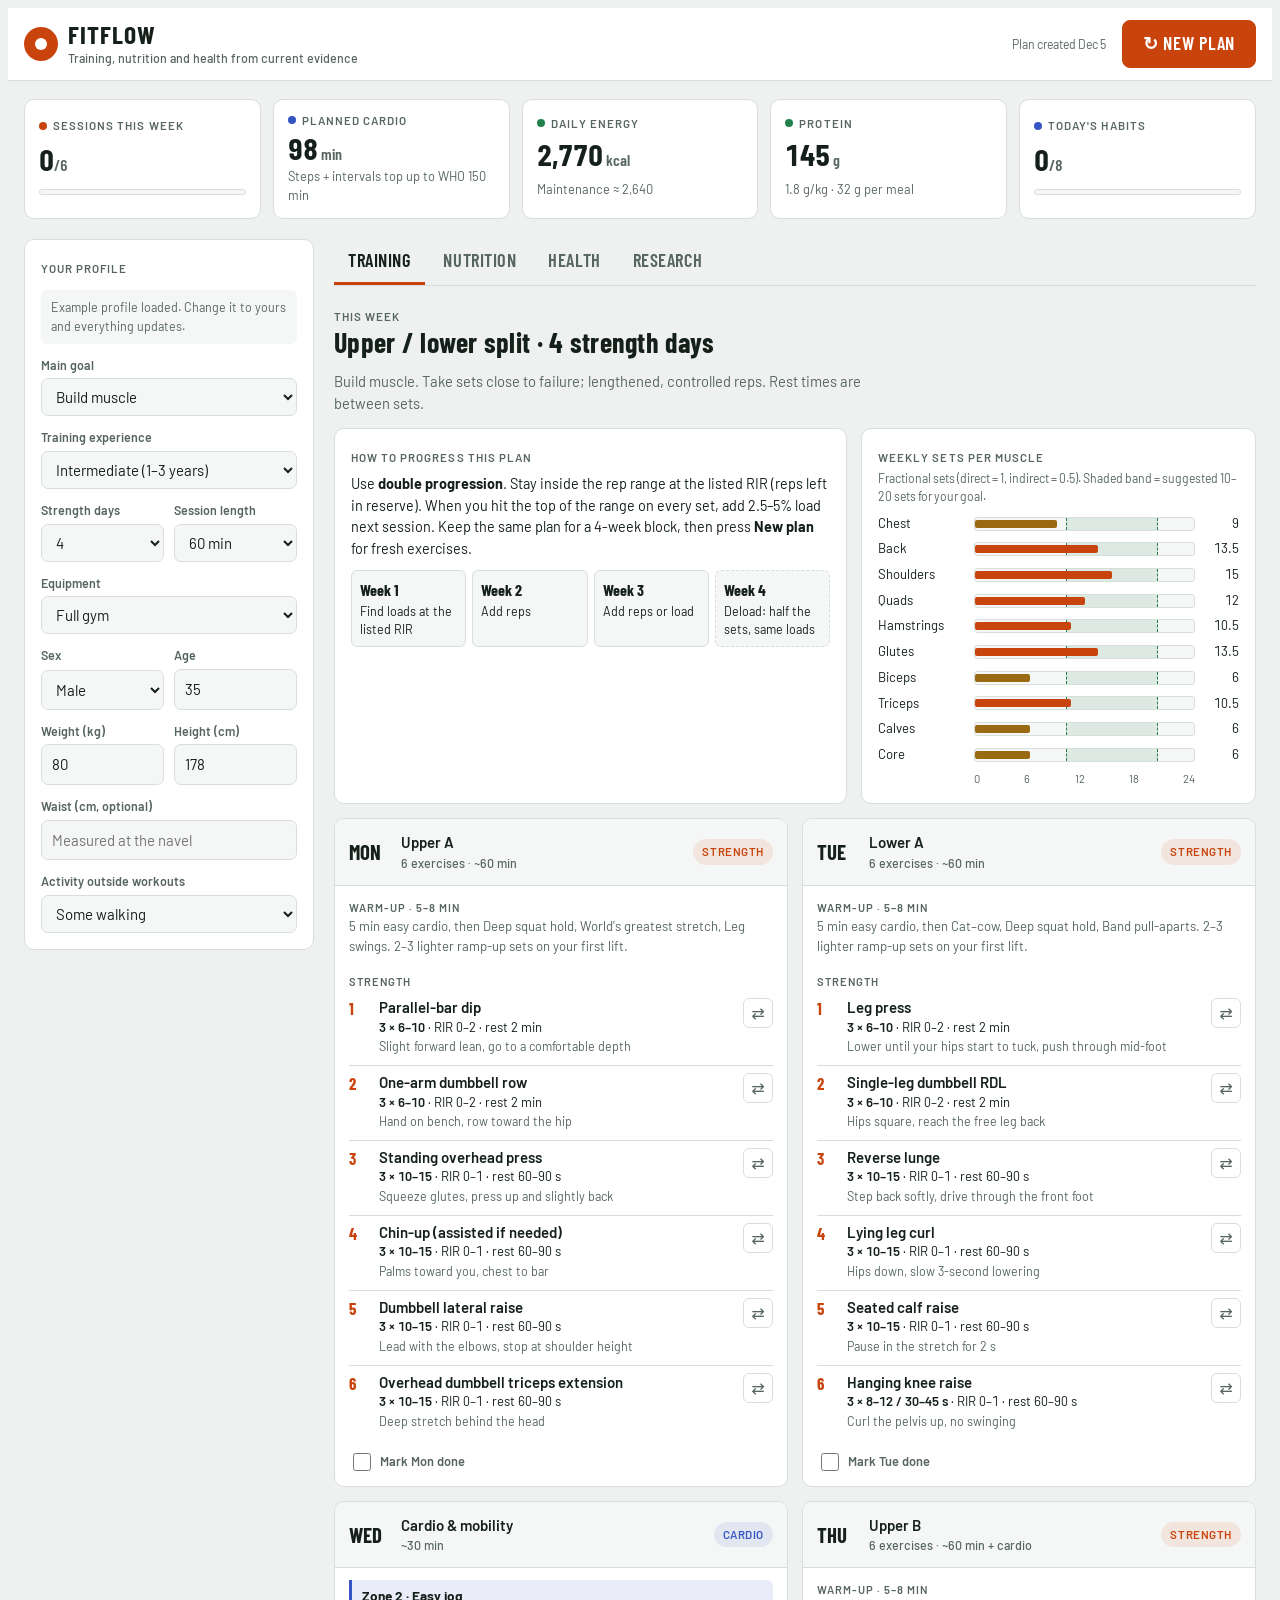
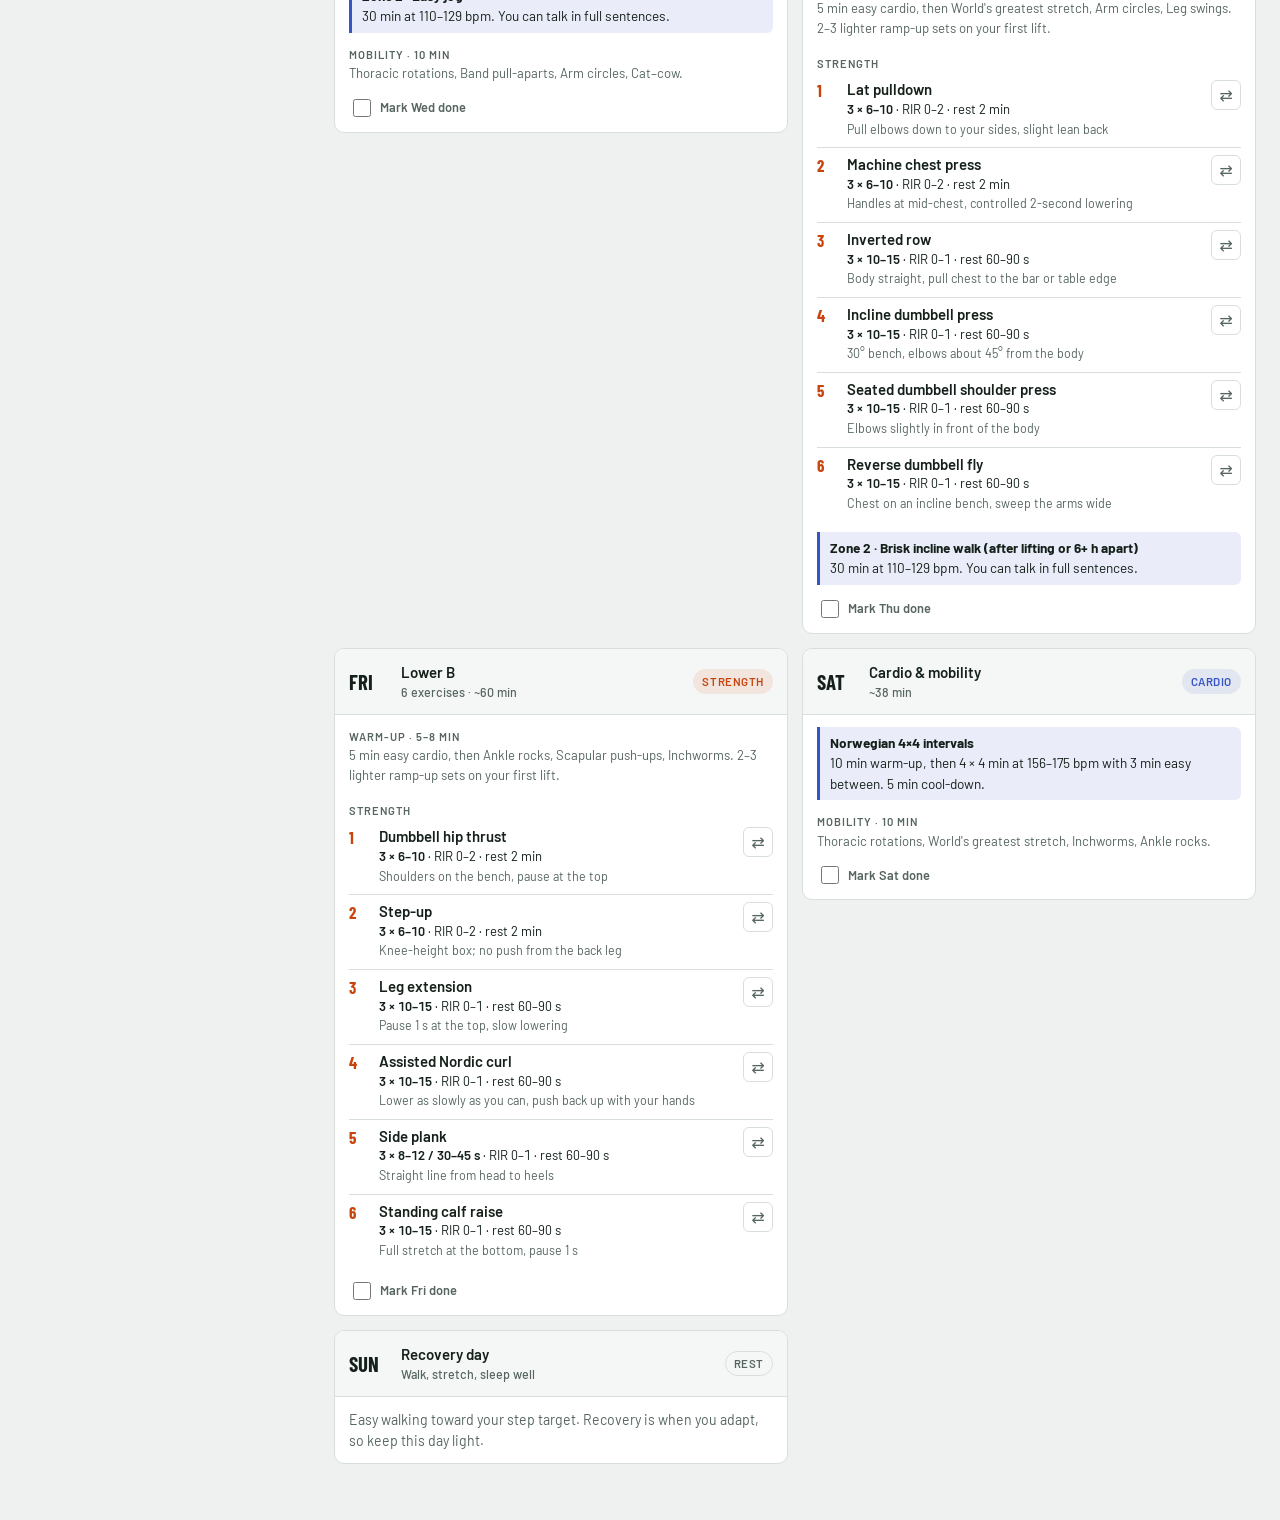
<file: dashboard.html>
<!DOCTYPE html>
<html lang="en">
<head>
<meta charset="UTF-8">
<meta name="viewport" content="width=device-width, initial-scale=1.0, viewport-fit=cover">
<title>FitFlow Coach</title>
<meta name="claude:viewport-fit-sides" content="cover">
<link rel="preconnect" href="https://fonts.googleapis.com">
<link rel="preconnect" href="https://fonts.gstatic.com" crossorigin>
<link rel="stylesheet" href="https://fonts.googleapis.com/css2?family=Barlow+Condensed:wght@600;700&family=Barlow:wght@400;500;600&display=swap">
<style>
/* Layout: sticky header + summary strip, then a profile sidebar beside a tabbed main area (Training / Nutrition / Health / Research). */
:root {
  --bg: #eef1ef; --surface: #ffffff; --surface-2: #f5f7f6; --ink: #142019; --muted: #56665e; --line: #d8dfdb;
  --accent: #c9440c; --accent-ink: #ffffff;
  --train: #c9440c; --fuel: #23804a; --recover: #3655c4; --warn: #9a6a12;
  --train-soft: rgba(201,68,12,.10); --fuel-soft: rgba(35,128,74,.11); --recover-soft: rgba(54,85,196,.10);
  --display: "Barlow Condensed", "Arial Narrow", "Roboto Condensed", sans-serif;
  --body: "Barlow", "Segoe UI", system-ui, -apple-system, sans-serif;
  --radius: 10px;
}
@media (prefers-color-scheme: dark) { :root:not([data-theme="light"]) {
  --bg: #0e1412; --surface: #151d1a; --surface-2: #1b2521; --ink: #e6ede9; --muted: #96a59d; --line: #29352f;
  --accent: #ff7b3f; --accent-ink: #1a0d05;
  --train: #ff7b3f; --fuel: #4fc47c; --recover: #8199ff; --warn: #e2b04d;
  --train-soft: rgba(255,123,63,.13); --fuel-soft: rgba(79,196,124,.13); --recover-soft: rgba(129,153,255,.14);
  color-scheme: dark; } }
:root[data-theme="dark"] {
  --bg: #0e1412; --surface: #151d1a; --surface-2: #1b2521; --ink: #e6ede9; --muted: #96a59d; --line: #29352f;
  --accent: #ff7b3f; --accent-ink: #1a0d05;
  --train: #ff7b3f; --fuel: #4fc47c; --recover: #8199ff; --warn: #e2b04d;
  --train-soft: rgba(255,123,63,.13); --fuel-soft: rgba(79,196,124,.13); --recover-soft: rgba(129,153,255,.14);
  color-scheme: dark; }

* { box-sizing: border-box; }
body { background: var(--bg); color: var(--ink); font-family: var(--body); font-size: 15px; line-height: 1.5; }
body::before { content: ""; position: fixed; inset: 0 0 auto; height: env(safe-area-inset-top, 0px); z-index: 10; background: var(--surface); }
.wrap { max-width: 1320px; margin: 0 auto; padding-left: max(16px, env(safe-area-inset-left, 0px)); padding-right: max(16px, env(safe-area-inset-right, 0px)); }
h1, h2, h3 { font-family: var(--display); font-weight: 700; letter-spacing: .01em; margin: 0; text-wrap: balance; line-height: 1.1; }
h2 { font-size: 1.75rem; }
h3 { font-size: 1.25rem; }
p { margin: 0; }
a { color: var(--recover); }
.num { font-variant-numeric: tabular-nums; }
.muted { color: var(--muted); }
.eyebrow { font-size: .72rem; font-weight: 600; letter-spacing: .09em; text-transform: uppercase; color: var(--muted); }
button, select, input { font: inherit; color: inherit; }
:focus-visible { outline: 2px solid var(--accent); outline-offset: 2px; }

/* Header */
header.top { position: sticky; top: env(safe-area-inset-top, 0px); z-index: 9; background: var(--surface); border-bottom: 1px solid var(--line); }
.top .wrap { display: flex; align-items: center; gap: 16px; padding-block: 12px; flex-wrap: wrap; }
.brand { display: flex; align-items: center; gap: 10px; margin-right: auto; }
.plate { width: 34px; height: 34px; border-radius: 50%; background: var(--accent); position: relative; flex: none; }
.plate::after { content: ""; position: absolute; inset: 11px; border-radius: 50%; background: var(--surface); }
.brand h1 { font-size: 1.6rem; text-transform: uppercase; letter-spacing: .04em; }
.brand small { display: block; font-size: .78rem; color: var(--muted); font-weight: 500; }
.btn { border: 1px solid var(--line); background: var(--surface-2); border-radius: 8px; padding: 9px 14px; cursor: pointer; font-weight: 600; }
.btn:hover { border-color: var(--muted); }
.btn-primary { background: var(--accent); color: var(--accent-ink); border-color: var(--accent); font-family: var(--display); font-size: 1.15rem; letter-spacing: .04em; text-transform: uppercase; padding: 9px 20px; }
.btn-primary:hover { filter: brightness(1.07); border-color: var(--accent); }
.btn-primary .spin { display: inline-block; transition: transform .5s ease; }
.btn-primary.go .spin { transform: rotate(360deg); }

/* Summary strip */
.strip { display: grid; grid-template-columns: repeat(5, minmax(0, 1fr)); gap: 12px; padding-block: 18px 6px; }
.kpi { background: var(--surface); border: 1px solid var(--line); border-radius: var(--radius); padding: 12px 14px; display: grid; gap: 4px; min-width: 0; }
.kpi .val { font-family: var(--display); font-size: 1.9rem; font-weight: 700; line-height: 1; font-variant-numeric: tabular-nums; }
.kpi .val small { font-size: 1rem; color: var(--muted); font-weight: 600; }
.kpi .sub { font-size: .8rem; color: var(--muted); }
.bar { height: 6px; border-radius: 3px; background: var(--surface-2); border: 1px solid var(--line); overflow: hidden; }
.bar > i { display: block; height: 100%; background: var(--c, var(--accent)); border-radius: 3px; transition: width .4s ease; }
.k-train { --c: var(--train); } .k-fuel { --c: var(--fuel); } .k-rec { --c: var(--recover); }
.kpi .eyebrow { display: flex; align-items: center; gap: 6px; }
.dot { width: 8px; height: 8px; border-radius: 50%; background: var(--c); flex: none; }

/* Layout */
.layout { display: grid; grid-template-columns: 290px minmax(0, 1fr); gap: 20px; padding-block: 14px 48px; align-items: start; }
aside.profile { background: var(--surface); border: 1px solid var(--line); border-radius: var(--radius); padding: 16px; position: sticky; top: calc(env(safe-area-inset-top, 0px) + 76px); display: grid; gap: 12px; }
.profile .note { font-size: .78rem; color: var(--muted); background: var(--surface-2); border-radius: 6px; padding: 8px 10px; }
.field { display: grid; gap: 4px; }
.field label { font-size: .78rem; font-weight: 600; color: var(--muted); }
.field select, .field input { width: 100%; background: var(--surface-2); border: 1px solid var(--line); border-radius: 7px; padding: 8px 10px; }
.row2 { display: grid; grid-template-columns: 1fr 1fr; gap: 10px; }
details.profile-toggle > summary { display: none; }

nav.tabs { display: flex; gap: 4px; border-bottom: 1px solid var(--line); margin-bottom: 18px; overflow-x: auto; }
nav.tabs a { text-decoration: none; color: var(--muted); font-family: var(--display); font-weight: 600; font-size: 1.15rem; letter-spacing: .03em; text-transform: uppercase; padding: 8px 14px; border-bottom: 3px solid transparent; white-space: nowrap; }
nav.tabs a[aria-current="page"] { color: var(--ink); border-bottom-color: var(--tc, var(--accent)); }
nav.tabs a:hover { color: var(--ink); }
.view[hidden] { display: none; }

.section-head { display: flex; align-items: end; justify-content: space-between; gap: 12px; flex-wrap: wrap; margin-bottom: 14px; }
.section-head p { color: var(--muted); max-width: 68ch; font-size: .92rem; }
.panel { background: var(--surface); border: 1px solid var(--line); border-radius: var(--radius); padding: 16px; min-width: 0; }
.grid2 { display: grid; grid-template-columns: repeat(2, minmax(0, 1fr)); gap: 14px; }
.grid3 { display: grid; grid-template-columns: repeat(3, minmax(0, 1fr)); gap: 14px; }
.stack { display: grid; gap: 14px; }
.chip { display: inline-flex; align-items: center; gap: 5px; font-size: .72rem; font-weight: 600; letter-spacing: .05em; text-transform: uppercase; padding: 3px 8px; border-radius: 999px; background: var(--surface-2); color: var(--muted); border: 1px solid var(--line); white-space: nowrap; }
.chip.train { background: var(--train-soft); color: var(--train); border-color: transparent; }
.chip.fuel { background: var(--fuel-soft); color: var(--fuel); border-color: transparent; }
.chip.rec { background: var(--recover-soft); color: var(--recover); border-color: transparent; }

/* Week plan */
.plan-meta { display: grid; grid-template-columns: minmax(0, 1.3fr) minmax(0, 1fr); gap: 14px; margin-bottom: 14px; }
.phase { display: grid; grid-template-columns: repeat(4, 1fr); gap: 6px; margin-top: 10px; }
.phase div { border-radius: 6px; padding: 7px 8px; background: var(--surface-2); border: 1px solid var(--line); font-size: .78rem; }
.phase div b { display: block; font-family: var(--display); font-size: 1rem; }
.phase div.deload { border-style: dashed; }
.week { display: grid; grid-template-columns: repeat(auto-fill, minmax(310px, 1fr)); gap: 14px; align-items: start; }
.day { background: var(--surface); border: 1px solid var(--line); border-radius: var(--radius); overflow: hidden; min-width: 0; }
.day.done { border-color: var(--fuel); }
.day-head { display: flex; align-items: center; gap: 10px; padding: 12px 14px; border-bottom: 1px solid var(--line); background: var(--surface-2); }
.day-head .dname { font-family: var(--display); font-size: 1.3rem; font-weight: 700; text-transform: uppercase; width: 42px; }
.day-head .dtitle { font-weight: 600; flex: 1; min-width: 0; }
.day-head .dtitle small { display: block; color: var(--muted); font-weight: 500; font-size: .78rem; }
.donebox { display: inline-flex; align-items: center; gap: 6px; font-size: .8rem; font-weight: 600; cursor: pointer; color: var(--muted); }
.donebox input { width: 18px; height: 18px; accent-color: var(--fuel); }
.day-body { padding: 12px 14px; display: grid; gap: 12px; }
.block-label { font-size: .7rem; font-weight: 600; letter-spacing: .09em; text-transform: uppercase; color: var(--muted); margin-bottom: 4px; }
ol.ex { list-style: none; margin: 0; padding: 0; display: grid; gap: 2px; }
ol.ex li { display: grid; grid-template-columns: 22px minmax(0, 1fr) auto; gap: 8px; align-items: start; padding: 7px 0; border-top: 1px solid var(--line); }
ol.ex li:first-child { border-top: 0; }
.ex-n { font-family: var(--display); font-weight: 700; color: var(--train); font-size: 1.05rem; line-height: 1.3; }
.ex-name { font-weight: 600; line-height: 1.3; }
.ex-scheme { font-size: .82rem; font-variant-numeric: tabular-nums; }
.ex-scheme b { font-weight: 600; }
.ex-cue { font-size: .78rem; color: var(--muted); }
.swap { border: 1px solid var(--line); background: transparent; border-radius: 6px; width: 30px; height: 30px; cursor: pointer; color: var(--muted); font-size: 1rem; line-height: 1; }
.swap:hover { color: var(--train); border-color: var(--train); }
.cardio { border-left: 3px solid var(--recover); padding: 6px 10px; background: var(--recover-soft); border-radius: 0 6px 6px 0; font-size: .85rem; }
.cardio b { display: block; }
.warm { font-size: .82rem; color: var(--muted); }
.rest-note { font-size: .88rem; color: var(--muted); }

/* Volume chart */
.vol { display: grid; gap: 6px; }
.vol-row { display: grid; grid-template-columns: 88px minmax(0, 1fr) 36px; gap: 8px; align-items: center; font-size: .82rem; }
.vol-track { position: relative; height: 14px; background: var(--surface-2); border-radius: 3px; border: 1px solid var(--line); }
.vol-band { position: absolute; top: 0; bottom: 0; background: var(--fuel-soft); border-left: 1px dashed var(--fuel); border-right: 1px dashed var(--fuel); }
.vol-fill { position: absolute; left: 0; top: 2px; bottom: 2px; border-radius: 2px; background: var(--train); }
.vol-fill.low { background: var(--warn); }
.vol-axis { display: grid; grid-template-columns: 88px minmax(0, 1fr) 36px; gap: 8px; font-size: .7rem; color: var(--muted); }
.vol-axis div { display: flex; justify-content: space-between; }

/* Nutrition */
.macro-row { display: grid; grid-template-columns: repeat(4, minmax(0, 1fr)); gap: 12px; }
.macro { padding: 12px; border-radius: 8px; background: var(--surface-2); border: 1px solid var(--line); }
.macro .val { font-family: var(--display); font-size: 1.8rem; font-weight: 700; line-height: 1; font-variant-numeric: tabular-nums; }
.macro .val small { font-size: .95rem; color: var(--muted); }
.macro-bar { display: flex; height: 12px; border-radius: 6px; overflow: hidden; margin-top: 12px; }
.macro-bar i { display: block; height: 100%; }
.legend { display: flex; gap: 14px; flex-wrap: wrap; font-size: .78rem; color: var(--muted); margin-top: 6px; }
.legend span { display: inline-flex; align-items: center; gap: 5px; }
.legend i { width: 10px; height: 10px; border-radius: 2px; display: inline-block; }
.meals { list-style: none; margin: 0; padding: 0; display: grid; gap: 0; }
.meals li { display: grid; grid-template-columns: 84px minmax(0, 1fr) auto; gap: 10px; padding: 9px 0; border-top: 1px solid var(--line); align-items: baseline; }
.meals li:first-child { border-top: 0; }
.meals .when { font-size: .72rem; font-weight: 600; letter-spacing: .08em; text-transform: uppercase; color: var(--muted); }
.meals .p { font-size: .82rem; font-variant-numeric: tabular-nums; color: var(--fuel); font-weight: 600; white-space: nowrap; }
ul.tips { margin: 0; padding-left: 18px; display: grid; gap: 7px; font-size: .9rem; }
ul.tips li::marker { color: var(--muted); }
.tiny { font-size: .76rem; color: var(--muted); }
.src { font-size: .74rem; color: var(--muted); }

/* Health */
.habits { display: grid; gap: 4px; }
.habit { display: flex; align-items: center; gap: 10px; padding: 8px 10px; border-radius: 7px; border: 1px solid var(--line); background: var(--surface-2); cursor: pointer; font-size: .9rem; }
.habit input { width: 18px; height: 18px; accent-color: var(--fuel); flex: none; }
.habit.on { border-color: var(--fuel); }
.heat { display: grid; grid-template-columns: repeat(7, 1fr); gap: 6px; margin-top: 10px; }
.heat div { text-align: center; font-size: .72rem; color: var(--muted); display: grid; gap: 3px; }
.heat i { display: block; height: 28px; border-radius: 5px; border: 1px solid var(--line); background: var(--surface-2); position: relative; overflow: hidden; }
.heat i b { position: absolute; left: 0; right: 0; bottom: 0; background: var(--fuel); }
table.zones { width: 100%; border-collapse: collapse; font-size: .86rem; }
table.zones th, table.zones td { text-align: left; padding: 7px 6px; border-top: 1px solid var(--line); }
table.zones th { font-size: .7rem; letter-spacing: .08em; text-transform: uppercase; color: var(--muted); font-weight: 600; border-top: 0; }
table.zones td.num { white-space: nowrap; }
.tablewrap { overflow-x: auto; }
.target { display: flex; align-items: baseline; gap: 8px; }
.target .val { font-family: var(--display); font-size: 1.6rem; font-weight: 700; font-variant-numeric: tabular-nums; }

/* Research */
.refs { display: grid; gap: 10px; }
.ref { display: grid; grid-template-columns: 96px minmax(0, 1fr); gap: 12px; padding: 12px 0; border-top: 1px solid var(--line); }
.ref:first-child { border-top: 0; }
.ref p { font-size: .9rem; }
.ref .src { margin-top: 3px; }
.disclaimer { margin-top: 18px; font-size: .8rem; color: var(--muted); border-top: 1px solid var(--line); padding-top: 12px; }

@media (max-width: 1100px) { .strip { grid-template-columns: repeat(3, minmax(0, 1fr)); } .plan-meta { grid-template-columns: 1fr; } .grid3 { grid-template-columns: 1fr 1fr; } }
@media (max-width: 860px) {
  .layout { grid-template-columns: 1fr; }
  aside.profile { position: static; padding: 0; border: 0; background: transparent; }
  details.profile-toggle { background: var(--surface); border: 1px solid var(--line); border-radius: var(--radius); }
  details.profile-toggle > summary { display: flex; justify-content: space-between; cursor: pointer; padding: 12px 14px; font-weight: 600; list-style: none; }
  details.profile-toggle > summary::-webkit-details-marker { display: none; }
  details.profile-toggle > summary::after { content: "Edit"; color: var(--accent); font-size: .85rem; }
  details.profile-toggle[open] > summary::after { content: "Close"; }
  .profile-fields { padding: 0 14px 14px; }
  .grid2, .grid3 { grid-template-columns: 1fr; }
  .macro-row { grid-template-columns: 1fr 1fr; }
}
@media (max-width: 560px) {
  .strip { grid-template-columns: 1fr 1fr; }
  .strip .kpi:last-child { grid-column: 1 / -1; }
  .week { grid-template-columns: 1fr; }
  .ref { grid-template-columns: 1fr; gap: 4px; }
  .top .btn-primary { width: 100%; }
}
@media (min-width: 861px) { details.profile-toggle > .profile-fields { display: grid; gap: 12px; } }
.profile-fields { display: grid; gap: 12px; }
@media (prefers-reduced-motion: reduce) { * { transition: none !important; } }
</style>
</head>
<body>

<header class="top">
  <div class="wrap">
    <div class="brand">
      <div class="plate" aria-hidden="true"></div>
      <div><h1>FitFlow</h1><small>Training, nutrition and health from current evidence</small></div>
    </div>
    <span class="tiny" id="planStamp"></span>
    <button class="btn btn-primary" id="newPlan" type="button"><span class="spin" aria-hidden="true">↻</span> New plan</button>
  </div>
</header>

<main class="wrap">
  <section class="strip" aria-label="This week at a glance">
    <div class="kpi k-train">
      <span class="eyebrow"><i class="dot"></i>Sessions this week</span>
      <span class="val" id="kSessions">0<small>/0</small></span>
      <div class="bar"><i id="kSessionsBar" style="width:0"></i></div>
    </div>
    <div class="kpi k-rec">
      <span class="eyebrow"><i class="dot"></i>Planned cardio</span>
      <span class="val" id="kCardio">0<small> min</small></span>
      <span class="sub" id="kCardioSub">WHO target 150–300 min</span>
    </div>
    <div class="kpi k-fuel">
      <span class="eyebrow"><i class="dot"></i>Daily energy</span>
      <span class="val" id="kKcal">0<small> kcal</small></span>
      <span class="sub" id="kKcalSub"></span>
    </div>
    <div class="kpi k-fuel">
      <span class="eyebrow"><i class="dot"></i>Protein</span>
      <span class="val" id="kProtein">0<small> g</small></span>
      <span class="sub" id="kProteinSub"></span>
    </div>
    <div class="kpi k-rec">
      <span class="eyebrow"><i class="dot"></i>Today's habits</span>
      <span class="val" id="kHabits">0<small>/8</small></span>
      <div class="bar"><i id="kHabitsBar" style="width:0"></i></div>
    </div>
  </section>

  <div class="layout">
    <aside class="profile" aria-label="Your profile">
      <details class="profile-toggle" id="profileDetails" open>
        <summary>Your profile &amp; goal</summary>
        <div class="profile-fields">
          <div><span class="eyebrow">Your profile</span></div>
          <p class="note" id="exampleNote">Example profile loaded. Change it to yours and everything updates.</p>
          <div class="field"><label for="goal">Main goal</label>
            <select id="goal">
              <option value="muscle">Build muscle</option>
              <option value="fatloss">Lose fat, keep muscle</option>
              <option value="strength">Get stronger</option>
              <option value="endurance">Endurance &amp; heart fitness</option>
              <option value="health">General health &amp; longevity</option>
            </select></div>
          <div class="field"><label for="level">Training experience</label>
            <select id="level">
              <option value="beginner">Beginner (under 1 year)</option>
              <option value="intermediate">Intermediate (1–3 years)</option>
              <option value="advanced">Advanced (3+ years)</option>
            </select></div>
          <div class="row2">
            <div class="field"><label for="days">Strength days</label>
              <select id="days"><option>2</option><option>3</option><option>4</option><option>5</option><option>6</option></select></div>
            <div class="field"><label for="minutes">Session length</label>
              <select id="minutes"><option value="30">30 min</option><option value="45">45 min</option><option value="60">60 min</option><option value="75">75 min</option></select></div>
          </div>
          <div class="field"><label for="equip">Equipment</label>
            <select id="equip">
              <option value="gym">Full gym</option>
              <option value="db">Dumbbells + bench at home</option>
              <option value="bw">Bodyweight + resistance bands</option>
            </select></div>
          <div class="row2">
            <div class="field"><label for="sex">Sex</label>
              <select id="sex"><option value="m">Male</option><option value="f">Female</option></select></div>
            <div class="field"><label for="age">Age</label><input id="age" type="number" min="16" max="95" inputmode="numeric"></div>
          </div>
          <div class="row2">
            <div class="field"><label for="weight">Weight (kg)</label><input id="weight" type="number" min="35" max="250" step="0.5" inputmode="decimal"></div>
            <div class="field"><label for="height">Height (cm)</label><input id="height" type="number" min="130" max="220" inputmode="numeric"></div>
          </div>
          <div class="field"><label for="waist">Waist (cm, optional)</label><input id="waist" type="number" min="50" max="200" inputmode="numeric" placeholder="Measured at the navel"></div>
          <div class="field"><label for="activity">Activity outside workouts</label>
            <select id="activity">
              <option value="1.2">Mostly sitting</option>
              <option value="1.3">Some walking</option>
              <option value="1.45">On my feet most of the day</option>
            </select></div>
        </div>
      </details>
    </aside>

    <div style="min-width:0">
      <nav class="tabs" aria-label="Sections">
        <a href="#training" data-view="training" style="--tc: var(--train)">Training</a>
        <a href="#nutrition" data-view="nutrition" style="--tc: var(--fuel)">Nutrition</a>
        <a href="#health" data-view="health" style="--tc: var(--recover)">Health</a>
        <a href="#research" data-view="research">Research</a>
      </nav>

      <!-- TRAINING -->
      <section class="view" id="view-training">
        <div class="section-head">
          <div><span class="eyebrow">This week</span><h2 id="planTitle">Your training week</h2></div>
          <p id="planSummary"></p>
        </div>
        <div class="plan-meta">
          <div class="panel">
            <span class="eyebrow">How to progress this plan</span>
            <p style="margin-top:6px;font-size:.9rem">Use <b>double progression</b>. Stay inside the rep range at the listed RIR (reps left in reserve). When you hit the top of the range on every set, add 2.5–5% load next session. Keep the same plan for a 4-week block, then press <b>New plan</b> for fresh exercises.</p>
            <div class="phase" id="phase"></div>
          </div>
          <div class="panel">
            <span class="eyebrow">Weekly sets per muscle</span>
            <p class="tiny" style="margin:2px 0 8px" id="volNote"></p>
            <div class="vol" id="vol"></div>
          </div>
        </div>
        <div class="week" id="week"></div>
      </section>

      <!-- NUTRITION -->
      <section class="view" id="view-nutrition" hidden>
        <div class="section-head">
          <div><span class="eyebrow">Daily targets</span><h2>Fuel for your goal</h2></div>
          <p id="fuelSummary"></p>
        </div>
        <div class="stack">
          <div class="panel">
            <div class="macro-row">
              <div class="macro"><span class="eyebrow">Calories</span><div class="val" id="nKcal"></div><span class="tiny" id="nKcalSub"></span></div>
              <div class="macro"><span class="eyebrow">Protein</span><div class="val" id="nP"></div><span class="tiny" id="nPSub"></span></div>
              <div class="macro"><span class="eyebrow">Carbohydrate</span><div class="val" id="nC"></div><span class="tiny" id="nCSub"></span></div>
              <div class="macro"><span class="eyebrow">Fat</span><div class="val" id="nF"></div><span class="tiny" id="nFSub"></span></div>
            </div>
            <div class="macro-bar" id="macroBar" aria-hidden="true"></div>
            <div class="legend" id="macroLegend"></div>
          </div>
          <div class="grid2">
            <div class="panel">
              <div class="section-head" style="margin-bottom:6px"><h3>Sample day of eating</h3><button class="btn" id="newMeals" type="button">Shuffle meals</button></div>
              <p class="tiny" id="mealNote" style="margin-bottom:6px"></p>
              <ul class="meals" id="meals"></ul>
            </div>
            <div class="panel">
              <h3 style="margin-bottom:10px">Daily essentials</h3>
              <div class="grid2" style="gap:10px">
                <div class="macro"><span class="eyebrow">Fibre</span><div class="val" id="nFiber"></div><span class="tiny">14 g per 1,000 kcal</span></div>
                <div class="macro"><span class="eyebrow">Fluids</span><div class="val" id="nWater"></div><span class="tiny">+0.5–1 L per hour of training</span></div>
                <div class="macro"><span class="eyebrow">Protein per meal</span><div class="val" id="nPerMeal"></div><span class="tiny">0.4 g/kg, across 4 meals</span></div>
                <div class="macro"><span class="eyebrow">Fruit &amp; veg</span><div class="val">5+<small> portions</small></div><span class="tiny">Aim for variety and colour</span></div>
              </div>
            </div>
          </div>
          <div class="grid2">
            <div class="panel">
              <h3 style="margin-bottom:10px">What to eat more of, and less of</h3>
              <ul class="tips" id="foodTips"></ul>
            </div>
            <div class="panel">
              <h3 style="margin-bottom:10px">Supplements with strong evidence</h3>
              <ul class="tips">
                <li><b>Creatine monohydrate, 3–5 g/day.</b> Most-studied supplement for strength and lean mass. Take it any time of day; no loading phase needed.</li>
                <li><b>Protein powder</b> only as a convenience to reach your protein target. Food first.</li>
                <li><b>Caffeine, 3–6 mg/kg</b> about 60 min before hard sessions can improve performance. Avoid it within ~8 hours of bed.</li>
                <li><b>Vitamin D</b> if blood levels are low or you get little sun (common in winter at northern latitudes).</li>
                <li><b>Omega-3 (EPA/DHA)</b> if you eat oily fish less than twice a week.</li>
              </ul>
              <p class="tiny" style="margin-top:10px">Check with your doctor before starting supplements if you take medication or have a medical condition.</p>
            </div>
          </div>
        </div>
      </section>

      <!-- HEALTH -->
      <section class="view" id="view-health" hidden>
        <div class="section-head">
          <div><span class="eyebrow">Recovery &amp; long-term health</span><h2>Health habits</h2></div>
          <p>Sleep, daily movement and cardio fitness have some of the strongest links to long-term health. Tick off today's habits; the last 7 days are kept in this browser.</p>
        </div>
        <div class="grid2">
          <div class="panel">
            <div class="section-head" style="margin-bottom:8px"><h3>Today</h3><span class="tiny" id="todayLabel"></span></div>
            <div class="habits" id="habits"></div>
            <div class="heat" id="heat"></div>
          </div>
          <div class="stack">
            <div class="panel">
              <h3 style="margin-bottom:10px">Your daily targets</h3>
              <div class="grid2" style="gap:10px">
                <div><span class="eyebrow">Sleep</span><div class="target"><span class="val" id="hSleep"></span><span class="muted">hours</span></div><p class="tiny">Same wake time every day, ±30 min.</p></div>
                <div><span class="eyebrow">Steps</span><div class="target"><span class="val" id="hSteps"></span><span class="muted">per day</span></div><p class="tiny" id="hStepsNote"></p></div>
                <div><span class="eyebrow">Movement breaks</span><div class="target"><span class="val">3–4</span><span class="muted">× 1 min</span></div><p class="tiny">Brisk bursts: stairs, fast walking, carrying shopping.</p></div>
                <div><span class="eyebrow">Waist-to-height</span><div class="target"><span class="val" id="hWhtr">–</span></div><p class="tiny" id="hWhtrNote">Add your waist to check. Keep it under 0.5.</p></div>
              </div>
            </div>
            <div class="panel">
              <h3 style="margin-bottom:4px">Your heart-rate zones</h3>
              <p class="tiny" style="margin-bottom:8px" id="hrNote"></p>
              <div class="tablewrap"><table class="zones" id="zones"></table></div>
            </div>
          </div>
        </div>
        <div class="grid3" style="margin-top:14px">
          <div class="panel"><span class="chip rec">Sleep</span><ul class="tips" style="margin-top:10px">
            <li>Adults need 7–9 hours; short sleep blunts muscle recovery and raises hunger hormones.</li>
            <li>Dark, cool room (around 18 °C), screens away 30–60 min before bed.</li>
            <li>Get 10+ minutes of outdoor light soon after waking to anchor your body clock.</li>
          </ul></div>
          <div class="panel"><span class="chip rec">Stress &amp; recovery</span><ul class="tips" style="margin-top:10px">
            <li>If resting heart rate is 5+ bpm above normal, or sleep and mood dip for days, take an easy day.</li>
            <li>5–10 min of slow breathing (around 6 breaths/min) lowers stress and blood pressure.</li>
            <li>Alcohol worsens sleep quality and muscle repair. Less is better; no amount is risk-free.</li>
          </ul></div>
          <div class="panel"><span class="chip rec">Know your numbers</span><ul class="tips" style="margin-top:10px">
            <li>Blood pressure: aim for under 120/80 mmHg. Check it at least yearly.</li>
            <li>Ask your doctor about cholesterol, blood glucose (HbA1c) and age-appropriate screening.</li>
            <li>Stop and get checked if exercise brings chest pain, fainting, or unusual breathlessness.</li>
          </ul></div>
        </div>
      </section>

      <!-- RESEARCH -->
      <section class="view" id="view-research" hidden>
        <div class="section-head">
          <div><span class="eyebrow">Evidence base</span><h2>The research behind your plan</h2></div>
          <p>Every recommendation comes from guidelines, position stands or meta-analyses. Plans are rebuilt from these rules each time you press New plan.</p>
        </div>
        <div class="panel"><div class="refs" id="refs"></div></div>
        <p class="disclaimer">FitFlow gives general education based on published research, not medical advice. If you have a heart, lung, metabolic or joint condition, are pregnant, or are new to exercise and over 45, check with a health professional before starting. Calorie estimates are starting points: track your weight trend for 2–3 weeks and adjust by 100–200 kcal.</p>
      </section>
    </div>
  </div>
</main>

<script>
(function () {
  "use strict";
  const $ = (s) => document.querySelector(s);
  const store = {
    get(k, d) { try { const v = localStorage.getItem(k); return v ? JSON.parse(v) : d; } catch (e) { return d; } },
    set(k, v) { try { localStorage.setItem(k, JSON.stringify(v)); } catch (e) {} }
  };
  const esc = (s) => String(s).replace(/[&<>"]/g, (c) => ({ "&": "&amp;", "<": "&lt;", ">": "&gt;", '"': "&quot;" }[c]));
  function rng(seed) { let a = seed >>> 0; return function () { a = (a + 0x6D2B79F5) | 0; let t = Math.imul(a ^ (a >>> 15), 1 | a); t = (t + Math.imul(t ^ (t >>> 7), 61 | t)) ^ t; return ((t ^ (t >>> 14)) >>> 0) / 4294967296; }; }
  const pick = (r, arr) => arr[Math.floor(r() * arr.length)];
  function shuffle(r, arr) { const a = arr.slice(); for (let i = a.length - 1; i > 0; i--) { const j = Math.floor(r() * (i + 1)); [a[i], a[j]] = [a[j], a[i]]; } return a; }

  /* ---------- Exercise library: [name, pattern, equipment (g=gym, d=dumbbells, b=bodyweight/bands), cue, muscle override] ---------- */
  const LIB = [
    ["Back squat", "squat", "g", "Brace, sit between your hips, knees track over toes"],
    ["Front squat", "squat", "g", "Elbows high, torso upright"],
    ["Hack squat", "squat", "g", "Full depth, control the lowering"],
    ["Leg press", "squat", "g", "Lower until your hips start to tuck, push through mid-foot"],
    ["Goblet squat", "squat", "gd", "Weight at your chest, sit tall between your heels"],
    ["Heels-elevated goblet squat", "squat", "gd", "Heels on a plate so the knees travel forward"],
    ["Tempo bodyweight squat", "squat", "b", "3-second lowering, 1-second pause at the bottom"],
    ["Banded squat", "squat", "b", "Stand on the band, handles at your shoulders"],
    ["Cossack squat", "squat", "bd", "Shift side to side; keep the straight leg's toes up"],
    ["Romanian deadlift", "hinge", "g", "Push hips back, bar close to thighs, stop at a hamstring stretch"],
    ["Trap-bar deadlift", "hinge", "g", "Push the floor away, finish tall"],
    ["Barbell hip thrust", "hinge", "g", "Chin tucked, squeeze glutes hard at the top", { glutes: 1, hams: 0.5 }],
    ["Dumbbell Romanian deadlift", "hinge", "gd", "Soft knees, hinge until the hamstrings stretch"],
    ["Single-leg dumbbell RDL", "hinge", "gd", "Hips square, reach the free leg back"],
    ["Dumbbell hip thrust", "hinge", "gd", "Shoulders on the bench, pause at the top", { glutes: 1, hams: 0.5 }],
    ["Single-leg glute bridge", "hinge", "b", "Drive through the heel, pause 2 s at the top", { glutes: 1, hams: 0.5 }],
    ["Banded good morning", "hinge", "b", "Band under feet and behind neck, hinge from the hips"],
    ["Assisted Nordic curl", "legcurl", "gb", "Lower as slowly as you can, push back up with your hands"],
    ["Seated leg curl", "legcurl", "g", "Lean forward slightly for a deeper hamstring stretch"],
    ["Lying leg curl", "legcurl", "g", "Hips down, slow 3-second lowering"],
    ["Slider hamstring curl", "legcurl", "bd", "Hips high, slide heels out slowly"],
    ["Bulgarian split squat", "lunge", "gdb", "Rear foot on a bench, front knee travels forward"],
    ["Walking lunge", "lunge", "gdb", "Long stride, torso tall"],
    ["Reverse lunge", "lunge", "gdb", "Step back softly, drive through the front foot"],
    ["Step-up", "lunge", "gdb", "Knee-height box; no push from the back leg"],
    ["Leg extension", "quad", "g", "Pause 1 s at the top, slow lowering"],
    ["Spanish squat", "quad", "b", "Band behind knees anchored in front, sit back and down"],
    ["Barbell bench press", "hpush", "g", "Shoulder blades pinned, bar to lower chest"],
    ["Incline dumbbell press", "hpush", "gd", "30° bench, elbows about 45° from the body"],
    ["Dumbbell bench press", "hpush", "gd", "Deep stretch at the bottom, press up and slightly in"],
    ["Machine chest press", "hpush", "g", "Handles at mid-chest, controlled 2-second lowering"],
    ["Push-up", "hpush", "bd", "Rigid plank, chest to fist height"],
    ["Feet-elevated push-up", "hpush", "b", "Feet on a step; add a band across the back to progress"],
    ["Parallel-bar dip", "hpush", "gb", "Slight forward lean, go to a comfortable depth"],
    ["Chest-supported row", "hpull", "gd", "Pull elbows toward your hips, pause"],
    ["Seated cable row", "hpull", "g", "Tall chest, let the shoulders reach forward at the stretch"],
    ["One-arm dumbbell row", "hpull", "gd", "Hand on bench, row toward the hip"],
    ["Barbell row", "hpull", "g", "Hinge to ~45°, bar to lower ribs"],
    ["Inverted row", "hpull", "gb", "Body straight, pull chest to the bar or table edge"],
    ["Band row", "hpull", "b", "Anchor at chest height, squeeze shoulder blades"],
    ["Standing overhead press", "vpush", "g", "Squeeze glutes, press up and slightly back"],
    ["Seated dumbbell shoulder press", "vpush", "gd", "Elbows slightly in front of the body"],
    ["Landmine press", "vpush", "g", "Half-kneeling, press up and forward"],
    ["Half-kneeling one-arm dumbbell press", "vpush", "gd", "Ribs down, glute of the down knee squeezed"],
    ["Pike push-up", "vpush", "b", "Hips high, head travels in front of the hands"],
    ["Band overhead press", "vpush", "b", "Stand on the band, press to lockout"],
    ["Pull-up (assisted if needed)", "vpull", "gb", "Full hang to chin over bar"],
    ["Lat pulldown", "vpull", "g", "Pull elbows down to your sides, slight lean back"],
    ["Neutral-grip pulldown", "vpull", "g", "Palms facing, bar to upper chest"],
    ["Chin-up (assisted if needed)", "vpull", "gb", "Palms toward you, chest to bar"],
    ["Band lat pulldown", "vpull", "bd", "Anchor high, pull elbows to your ribs"],
    ["Dumbbell pullover", "vpull", "gd", "Long arms, feel the lats stretch overhead", { back: 1, chest: 0.5 }],
    ["Dead bug", "core", "gdb", "Lower back pressed down, move slowly"],
    ["Pallof press", "core", "gb", "Resist the rotation, press straight out"],
    ["Side plank", "core", "gdb", "Straight line from head to heels"],
    ["Hanging knee raise", "core", "g", "Curl the pelvis up, no swinging"],
    ["Ab wheel rollout", "core", "gb", "Ribs down, roll only as far as you can control"],
    ["Bird dog", "core", "gdb", "Reach long, hips level"],
    ["Copenhagen side plank", "core", "gdb", "Top leg on a bench; short holds to start"],
    ["Reverse crunch", "core", "gdb", "Roll the hips off the floor, slow down"],
    ["Farmer carry", "carry", "gd", "Heavy dumbbells, tall posture, 30–40 m"],
    ["Suitcase carry", "carry", "gd", "One side only, do not lean"],
    ["Dumbbell lateral raise", "lateral", "gd", "Lead with the elbows, stop at shoulder height"],
    ["Cable lateral raise", "lateral", "g", "Cable behind the body, constant tension"],
    ["Band lateral raise", "lateral", "b", "Slow 3-second lowering"],
    ["Face pull", "rear", "g", "Rope to forehead, thumbs back"],
    ["Reverse dumbbell fly", "rear", "gd", "Chest on an incline bench, sweep the arms wide"],
    ["Band pull-apart", "rear", "b", "Straight arms, pull the band to your chest"],
    ["Dumbbell curl", "biceps", "gd", "Elbows still, full stretch at the bottom"],
    ["Incline dumbbell curl", "biceps", "gd", "Arms hang behind the body for a long stretch"],
    ["Cable curl", "biceps", "g", "Step back so tension stays at the bottom"],
    ["Band curl", "biceps", "b", "Squeeze at the top, slow lowering"],
    ["Cable pushdown", "triceps", "g", "Elbows pinned, full lockout"],
    ["Overhead dumbbell triceps extension", "triceps", "gd", "Deep stretch behind the head"],
    ["Band pushdown", "triceps", "b", "Anchor high, elbows at your sides"],
    ["Close-grip push-up", "triceps", "b", "Hands under shoulders, elbows brush the ribs"],
    ["Standing calf raise", "calves", "gdb", "Full stretch at the bottom, pause 1 s"],
    ["Seated calf raise", "calves", "g", "Pause in the stretch for 2 s"]
  ].map(([name, pattern, equip, cue, m]) => ({ name, pattern, equip, cue, m }));

  const MUSCLES = { squat: { quads: 1, glutes: 0.5 }, hinge: { hams: 1, glutes: 1 }, legcurl: { hams: 1 }, lunge: { quads: 1, glutes: 1 }, quad: { quads: 1 },
    hpush: { chest: 1, triceps: 0.5, shoulders: 0.5 }, vpush: { shoulders: 1, triceps: 0.5 }, hpull: { back: 1, biceps: 0.5 }, vpull: { back: 1, biceps: 0.5 },
    core: { core: 1 }, carry: { core: 0.5 }, lateral: { shoulders: 1 }, rear: { shoulders: 0.5, back: 0.5 }, biceps: { biceps: 1 }, triceps: { triceps: 1 }, calves: { calves: 1 } };
  const MUSCLE_LABELS = [["chest", "Chest"], ["back", "Back"], ["shoulders", "Shoulders"], ["quads", "Quads"], ["hams", "Hamstrings"], ["glutes", "Glutes"], ["biceps", "Biceps"], ["triceps", "Triceps"], ["calves", "Calves"], ["core", "Core"]];
  const FALLBACK = { carry: "core", quad: "lunge", legcurl: "hinge", rear: "hpull", calves: "core", lateral: "vpush" };

  const T = {
    FA: { t: "Full body A", p: ["squat", "hpush", "hpull", "hinge", "core", "lateral", "calves"] },
    FB: { t: "Full body B", p: ["hinge", "vpull", "vpush", "lunge", "core", "biceps", "triceps"] },
    FC: { t: "Full body C", p: ["lunge", "hpull", "hpush", "legcurl", "carry", "rear", "calves"] },
    UA: { t: "Upper A", p: ["hpush", "hpull", "vpush", "vpull", "lateral", "triceps", "biceps"] },
    UB: { t: "Upper B", p: ["vpull", "hpush", "hpull", "hpush", "vpush", "rear", "biceps"] },
    LA: { t: "Lower A", p: ["squat", "hinge", "lunge", "legcurl", "calves", "core", "quad"] },
    LB: { t: "Lower B", p: ["hinge", "lunge", "quad", "legcurl", "core", "calves", "squat"] },
    PU: { t: "Push", p: ["hpush", "vpush", "hpush", "lateral", "triceps", "core", "triceps"] },
    PL: { t: "Pull", p: ["vpull", "hpull", "hpull", "rear", "biceps", "core", "biceps"] },
    LG: { t: "Legs", p: ["squat", "hinge", "lunge", "legcurl", "calves", "core", "quad"] }
  };
  const SPLITS = { 2: ["FA", "FB"], 3: ["FA", "FB", "FC"], 4: ["UA", "LA", "UB", "LB"], 5: ["UA", "LA", "UB", "LB", "FC"], 6: ["PU", "PL", "LG", "PU", "PL", "LG"] };
  const SPLIT_NAMES = { 2: "Full-body split", 3: "Full-body split", 4: "Upper / lower split", 5: "Upper / lower + full body", 6: "Push / pull / legs" };
  const SPREAD = { 2: [0, 3], 3: [0, 2, 4], 4: [0, 1, 3, 4], 5: [0, 1, 2, 4, 5], 6: [0, 1, 2, 3, 4, 5] };
  const DOW = ["Mon", "Tue", "Wed", "Thu", "Fri", "Sat", "Sun"];
  const COUNT = { 30: 4, 45: 5, 60: 6, 75: 7 };

  const SCHEME = {
    strength: { main: [4, "3–6", "1–3", "2–3 min"], acc: [3, "6–10", "1–2", "90 s"], note: "Main lifts at roughly 80–87% of your 1-rep max." },
    muscle: { main: [3, "6–10", "0–2", "2 min"], acc: [3, "10–15", "0–1", "60–90 s"], note: "Take sets close to failure; lengthened, controlled reps." },
    fatloss: { main: [3, "6–10", "1–3", "2 min"], acc: [2, "10–15", "1–2", "60 s"], note: "Keep lifting heavy-ish in a deficit to hold on to muscle." },
    endurance: { main: [3, "8–12", "2–3", "90 s"], acc: [2, "12–20", "1–3", "45–60 s"], note: "Strength work supports running economy and injury resilience." },
    health: { main: [3, "6–10", "2–3", "2 min"], acc: [2, "10–15", "1–3", "60–90 s"], note: "Lift with a fast, controlled lifting phase to train power." }
  };
  const VOL_TARGET = { muscle: [10, 20], strength: [6, 12], fatloss: [8, 16], endurance: [4, 10], health: [4, 10] };

  const WARMUPS = ["World's greatest stretch", "Cat–cow", "Hip 90/90 switches", "Band pull-aparts", "Leg swings", "Glute bridges", "Scapular push-ups", "Deep squat hold", "Thoracic rotations", "Ankle rocks", "Inchworms", "Arm circles"];
  const Z2_MODES = ["Brisk incline walk", "Cycling", "Rowing", "Elliptical", "Easy jog", "Swimming"];

  /* ---------- Profile ---------- */
  const DEFAULT = { goal: "muscle", level: "intermediate", days: "4", minutes: "60", equip: "gym", sex: "m", age: 35, weight: 80, height: 178, waist: "", activity: "1.3" };
  const FIELDS = Object.keys(DEFAULT);
  let profile = Object.assign({}, DEFAULT, store.get("ff-profile", {}));
  let isExample = !store.get("ff-profile", null);
  let state = Object.assign({ seed: (Date.now() % 1e9) | 0, mealSeed: 7, created: new Date().toISOString(), swaps: {} }, store.get("ff-state", {}));

  function readProfile() {
    FIELDS.forEach((k) => { const el = document.getElementById(k); profile[k] = el.type === "number" ? (el.value === "" ? "" : Number(el.value)) : el.value; });
  }
  function writeProfile() { FIELDS.forEach((k) => { document.getElementById(k).value = profile[k]; }); }
  const P = () => ({
    age: Number(profile.age) || 35, w: Number(profile.weight) || 75, h: Number(profile.height) || 175, days: Number(profile.days) || 3,
    min: Number(profile.minutes) || 60, waist: Number(profile.waist) || 0
  });

  /* ---------- Plan generation ---------- */
  function scheme(goal, level, isMain, pattern) {
    const s = SCHEME[goal]; let [sets, reps, rir, rest] = isMain ? s.main : s.acc;
    if (level === "beginner") { sets = Math.max(2, sets - 1); rir = "2–3"; }
    if (level === "advanced" && isMain) sets += 1;
    if (pattern === "core") { reps = "8–12 / 30–45 s"; }
    if (pattern === "carry") { reps = "30–40 m"; rir = "–"; }
    return { sets, reps, rir, rest };
  }

  function candidates(pattern, equip, used) {
    const e = { gym: "g", db: "d", bw: "b" }[equip];
    return LIB.filter((x) => x.pattern === pattern && x.equip.includes(e) && !used.has(x.name));
  }

  function buildPlan() {
    const r = rng(state.seed); const p = P(); const goal = profile.goal; const level = profile.level;
    const split = SPLITS[p.days]; const spread = SPREAD[p.days]; const n = COUNT[p.min] || 6;
    const weekUsed = new Set();
    const days = DOW.map((d, i) => ({ dow: i, lift: null, cardio: [], warm: [] }));
    split.forEach((key, si) => {
      const tpl = T[key]; const used = new Set(); const ex = [];
      const title = p.days === 6 ? tpl.t + (si > 2 ? " B" : " A") : (p.days === 5 && key === "FC" ? "Full body + carries" : tpl.t);
      for (const pat0 of tpl.p) {
        if (ex.length >= n) break;
        let pat = pat0; let c = candidates(pat, profile.equip, used);
        if (!c.length && FALLBACK[pat]) { pat = FALLBACK[pat]; c = candidates(pat, profile.equip, used); }
        if (!c.length) continue;
        const fresh = c.filter((x) => !weekUsed.has(x.name));
        const choice = pick(r, fresh.length ? fresh : c);
        used.add(choice.name); weekUsed.add(choice.name);
        ex.push({ name: choice.name, pattern: choice.pattern, cue: choice.cue });
      }
      const day = days[spread[si]];
      day.lift = { title, ex };
      day.warm = shuffle(r, WARMUPS).slice(0, 3);
    });
    // apply user swaps
    Object.entries(state.swaps || {}).forEach(([k, name]) => {
      const [di, ei] = k.split("-").map(Number); const it = LIB.find((x) => x.name === name);
      if (it && days[di] && days[di].lift && days[di].lift.ex[ei]) days[di].lift.ex[ei] = { name: it.name, pattern: it.pattern, cue: it.cue };
    });
    days.forEach((d) => { if (d.lift) d.lift.ex.forEach((e, i) => { e.s = scheme(goal, level, i < 2 && !["core", "carry", "lateral", "rear", "biceps", "triceps", "calves"].includes(e.pattern), e.pattern); }); });

    // Cardio prescription
    const hrMax = Math.round(208 - 0.7 * p.age);
    const z2 = [Math.round(hrMax * 0.6), Math.round(hrMax * 0.7)]; const hi = [Math.round(hrMax * 0.85), Math.round(hrMax * 0.95)];
    const CARDIO = { muscle: [2, 30, 1], strength: [2, 30, 1], fatloss: [3, 40, 1], endurance: [3, 45, 1], health: [3, 40, 1] };
    let [zN, zMin, iN] = CARDIO[goal];
    if (goal === "endurance") zN = 3;
    const intervals = [
      { name: "Norwegian 4×4 intervals", min: 38, detail: `10 min warm-up, then 4 × 4 min at ${hi[0]}–${hi[1]} bpm with 3 min easy between. 5 min cool-down.` },
      { name: "10 × 1-minute intervals", min: 30, detail: `5 min warm-up, then 10 × (1 min hard at ~${Math.round(hrMax * 0.9)} bpm, 1 min easy). 5 min cool-down.` },
      { name: "Sprint intervals", min: 25, detail: "5 min warm-up, then 4–6 × 30 s all-out on a bike or hill, 4 min easy between. Cool down." }
    ];
    const sessions = [];
    for (let i = 0; i < zN; i++) sessions.push({ kind: "z2", name: "Zone 2 · " + pick(r, Z2_MODES), min: zMin, detail: `${zMin} min at ${z2[0]}–${z2[1]} bpm. You can talk in full sentences.` });
    if (goal === "endurance") sessions.push({ kind: "z2", name: "Long easy session · " + pick(r, ["Run", "Ride", "Hike", "Row"]), min: 60, detail: `60+ min at ${z2[0]}–${z2[1]} bpm. Build by ~10% per week.` });
    for (let i = 0; i < iN; i++) { const it = pick(r, level === "beginner" ? intervals.slice(0, 2) : intervals); sessions.push(Object.assign({ kind: "int" }, it)); }
    // Assign: intervals first to a free day not before a lower-body day, then zone 2 to free days, Sunday kept free while possible.
    const free = days.filter((d) => !d.lift && d.dow !== 6).map((d) => d.dow);
    const order = sessions.sort((a, b) => (a.kind === "int" ? -1 : 1) - (b.kind === "int" ? -1 : 1));
    const freeQ = shuffle(r, free);
    order.forEach((s, i) => {
      let target = freeQ.shift();
      if (target === undefined) {
        const liftDays = days.filter((d) => d.lift && d.cardio.length === 0);
        target = liftDays.length ? liftDays[i % liftDays.length].dow : 6;
        s = Object.assign({}, s, { after: true });
      }
      days[target].cardio.push(s);
    });
    if (p.age >= 65) [0, 2, 4].forEach((i) => { days[i].balance = true; });
    const cardioMin = sessions.reduce((a, s) => a + s.min, 0);
    return { days, hrMax, z2, hi, cardioMin, goal, n };
  }

  function weeklyVolume(plan) {
    const v = {}; MUSCLE_LABELS.forEach(([k]) => (v[k] = 0));
    plan.days.forEach((d) => d.lift && d.lift.ex.forEach((e) => {
      const lib = LIB.find((x) => x.name === e.name); const m = (lib && lib.m) || MUSCLES[e.pattern] || {};
      Object.entries(m).forEach(([k, f]) => { v[k] += f * e.s.sets; });
    }));
    return v;
  }

  /* ---------- Nutrition ---------- */
  function nutrition(plan) {
    const p = P(); const goal = profile.goal; const male = profile.sex === "m";
    const bmr = 10 * p.w + 6.25 * p.h - 5 * p.age + (male ? 5 : -161);
    const cardioSessions = plan.days.reduce((a, d) => a + d.cardio.length, 0);
    const factor = Math.min(2, Number(profile.activity) + 0.035 * p.days + 0.025 * cardioSessions);
    const tdee = bmr * factor;
    const adj = { fatloss: 0.8, muscle: profile.level === "beginner" ? 1.1 : 1.05, strength: 1.05, endurance: 1, health: 1 }[goal];
    let kcal = Math.max(male ? 1500 : 1200, Math.round((tdee * adj) / 10) * 10);
    const bmi = p.w / Math.pow(p.h / 100, 2);
    const refW = bmi >= 30 ? 25 * Math.pow(p.h / 100, 2) : p.w;
    const gkg = { fatloss: 2.0, muscle: 1.8, strength: 1.8, endurance: 1.5, health: p.age >= 50 ? 1.4 : 1.3 }[goal];
    const protein = Math.round(refW * gkg / 5) * 5;
    const fat = Math.round((kcal * 0.28) / 9);
    const carbs = Math.max(0, Math.round((kcal - protein * 4 - fat * 9) / 4));
    return { bmr: Math.round(bmr), tdee: Math.round(tdee), kcal, protein, fat, carbs, gkg, refW, bmi, adj,
      fiber: Math.round(14 * kcal / 1000), water: (0.035 * p.w).toFixed(1), perMeal: Math.round(0.4 * refW) };
  }

  const MEALS = {
    Breakfast: [["Greek yogurt (250 g) with berries, oats and walnuts", 30, 450], ["Three-egg vegetable omelette with wholegrain toast", 26, 450], ["Overnight oats with whey, chia and banana", 35, 500], ["Cottage cheese on rye toast with tomato", 30, 400], ["Tofu scramble with spinach and black beans on toast", 28, 450], ["Smoked salmon, eggs and avocado on sourdough", 32, 520]],
    Lunch: [["Chicken, quinoa and roast-vegetable bowl with olive oil", 42, 600], ["Lentil and feta salad with greens and seeds", 28, 550], ["Tuna and white-bean salad with a wholegrain wrap", 38, 550], ["Turkey and hummus wholegrain sandwich, side salad", 35, 550], ["Chickpea and spinach curry with brown rice", 22, 600], ["Salmon with new potatoes and green beans", 35, 600]],
    Snack: [["Protein shake and a piece of fruit", 25, 250], ["Skyr with honey and almonds", 20, 250], ["Hummus, carrots and a boiled egg", 12, 250], ["Edamame (150 g)", 17, 180], ["Cottage cheese with pineapple", 20, 200], ["Milk or soy latte and a handful of nuts", 12, 300]],
    Dinner: [["Salmon, brown rice and broccoli", 38, 650], ["Lean beef chilli with kidney beans", 40, 650], ["Chicken and vegetable stir-fry with noodles", 40, 650], ["Tofu and edamame stir-fry with rice", 30, 600], ["Baked cod with sweet potato and peas", 35, 550], ["Turkey meatballs, wholewheat pasta and side salad", 40, 700], ["Bean and vegetable enchiladas with yogurt topping", 28, 650]]
  };

  /* ---------- Research ---------- */
  const REFS = [
    ["train", "Training", "Train every major muscle group at least twice a week. ~10+ weekly sets per muscle for growth; heavier loads (~80% 1RM) for strength. Training to failure, machines vs free weights and complex periodisation make little difference for most adults; consistency matters most.", "American College of Sports Medicine Position Stand on resistance training, Med Sci Sports Exerc, 2026.", "https://acsm.org/resistance-training-guidelines-update-2026/"],
    ["train", "Training", "Muscle growth keeps rising with weekly volume but with diminishing returns; strength gains level off at lower volumes and benefit more from frequency. Sets are counted fractionally (direct = 1, indirect = 0.5), which is how the volume chart works.", "Pelland et al., meta-regression of 67 studies on volume and frequency, Sports Medicine, 2025–26.", ""],
    ["train", "Training", "Stopping 0–3 reps short of failure gives similar growth to training to failure, with less fatigue.", "Refalo et al., Sports Medicine, 2023 (proximity-to-failure meta-analysis).", ""],
    ["rec", "Activity", "Adults: 150–300 min moderate or 75–150 min vigorous aerobic activity per week, plus muscle strengthening on 2+ days. Over 65s add balance training 3 days a week.", "World Health Organization Guidelines on Physical Activity and Sedentary Behaviour, 2020.", "https://www.who.int/publications/i/item/9789240015128"],
    ["rec", "Activity", "4 × 4-minute intervals at 85–95% max heart rate raise VO₂max more than steady moderate training. Higher cardio fitness is one of the strongest predictors of a longer life.", "Helgerud et al., Med Sci Sports Exerc, 2007; Mandsager et al., JAMA Network Open, 2018.", "https://jamanetwork.com/journals/jamanetworkopen/fullarticle/2707428"],
    ["rec", "Activity", "Mortality risk falls with more daily steps, levelling off around 6,000–8,000 steps for over 60s and 8,000–10,000 for younger adults.", "Paluch et al., Lancet Public Health, 2022.", "https://www.thelancet.com/journals/lanpub/article/PIIS2468-2667(21)00302-9/fulltext"],
    ["rec", "Activity", "Three to four 1-minute bursts of vigorous everyday activity a day are associated with markedly lower mortality in people who do no formal exercise.", "Stamatakis et al., Nature Medicine, 2022 (observational).", "https://www.nature.com/articles/s41591-022-02100-x"],
    ["fuel", "Nutrition", "Protein intakes up to ~1.6 g/kg/day maximise gains from resistance training, with benefit possible up to 2.2 g/kg. Higher intakes help preserve muscle in a calorie deficit.", "Morton et al., British Journal of Sports Medicine, 2018; ISSN Position Stand on protein, 2017.", "https://bjsm.bmj.com/content/52/6/376"],
    ["fuel", "Nutrition", "Creatine monohydrate (3–5 g/day) is safe and effective for strength and lean mass.", "International Society of Sports Nutrition Position Stand on creatine, 2017.", "https://jissn.biomedcentral.com/articles/10.1186/s12970-017-0173-z"],
    ["fuel", "Nutrition", "On an ultra-processed diet people ate ~500 kcal/day more and gained weight compared with an unprocessed diet matched for nutrients.", "Hall et al., Cell Metabolism, 2019 (controlled trial).", "https://www.cell.com/cell-metabolism/fulltext/S1550-4131(19)30248-7"],
    ["fuel", "Nutrition", "Energy needs are estimated with the Mifflin–St Jeor equation, the most accurate common formula for resting energy expenditure.", "Mifflin et al., Am J Clin Nutr, 1990.", ""],
    ["rec", "Recovery", "Adults should sleep 7 or more hours a night regularly; less is linked with poorer health and performance.", "American Academy of Sleep Medicine & Sleep Research Society consensus, 2015.", ""],
    ["rec", "Health", "Keep waist circumference below half your height to reduce cardiometabolic risk.", "NICE guideline on overweight and obesity, 2022.", ""]
  ];

  /* ---------- Habits ---------- */
  const HABITS = [["move", "Planned workout done (or rest day respected)"], ["steps", "Step target reached"], ["protein", "Protein target reached"], ["plants", "5+ portions of fruit and vegetables"], ["sleep", "7+ hours of sleep last night"], ["water", "Fluid target reached"], ["light", "10 min of outdoor morning light"], ["alcohol", "Alcohol-free day"]];
  const dayKey = (d) => d.toISOString().slice(0, 10);
  function isoWeek(d) { const t = new Date(Date.UTC(d.getFullYear(), d.getMonth(), d.getDate())); const day = t.getUTCDay() || 7; t.setUTCDate(t.getUTCDate() + 4 - day); const y = new Date(Date.UTC(t.getUTCFullYear(), 0, 1)); return t.getUTCFullYear() + "-W" + Math.ceil(((t - y) / 864e5 + 1) / 7); }

  /* ---------- Render ---------- */
  let plan, nut;
  const goalNames = { muscle: "Build muscle", fatloss: "Lose fat, keep muscle", strength: "Get stronger", endurance: "Endurance & heart fitness", health: "General health & longevity" };

  function render() {
    plan = buildPlan(); nut = nutrition(plan);
    renderTraining(); renderNutrition(); renderHealth(); renderSummary();
    const c = new Date(state.created);
    $("#planStamp").textContent = "Plan created " + c.toLocaleDateString(undefined, { day: "numeric", month: "short" });
    $("#exampleNote").hidden = !isExample;
  }

  function doneKey() { return "ff-done-" + state.seed + "-" + isoWeek(new Date()); }

  function renderTraining() {
    const p = P(); const s = SCHEME[profile.goal];
    $("#planTitle").textContent = SPLIT_NAMES[p.days] + " · " + p.days + " strength days";
    $("#planSummary").textContent = goalNames[profile.goal] + ". " + s.note + " Rest times are between sets.";
    $("#phase").innerHTML = [["Week 1", "Find loads at the listed RIR"], ["Week 2", "Add reps"], ["Week 3", "Add reps or load"], ["Week 4", "Deload: half the sets, same loads"]]
      .map(([w, t], i) => `<div class="${i === 3 ? "deload" : ""}"><b>${w}</b>${t}</div>`).join("");
    const done = store.get(doneKey(), []);
    const todayIdx = (new Date().getDay() + 6) % 7;
    $("#week").innerHTML = plan.days.map((d) => {
      const hasWork = d.lift || d.cardio.length;
      const kind = d.lift ? '<span class="chip train">Strength</span>' : d.cardio.length ? '<span class="chip rec">Cardio</span>' : '<span class="chip">Rest</span>';
      const title = d.lift ? esc(d.lift.title) : d.cardio.length ? "Cardio & mobility" : "Recovery day";
      const sub = d.lift ? `${d.lift.ex.length} exercises · ~${p.min} min${d.cardio.length ? " + cardio" : ""}` : d.cardio.length ? `~${d.cardio.reduce((a, c) => a + c.min, 0)} min` : "Walk, stretch, sleep well";
      const isDone = done.includes(d.dow);
      let body = "";
      if (d.lift) {
        body += `<div class="warm"><span class="block-label">Warm-up · 5–8 min</span><br>5 min easy cardio, then ${d.warm.map(esc).join(", ")}. 2–3 lighter ramp-up sets on your first lift.</div>`;
        body += `<div><span class="block-label">Strength</span><ol class="ex">` + d.lift.ex.map((e, i) => `
          <li><span class="ex-n">${i + 1}</span>
            <div><div class="ex-name">${esc(e.name)}</div>
              <div class="ex-scheme"><b>${e.s.sets} × ${e.s.reps}</b> · RIR ${e.s.rir} · rest ${e.s.rest}</div>
              <div class="ex-cue">${esc(e.cue)}</div></div>
            <button class="swap" type="button" data-swap="${d.dow}-${i}" aria-label="Swap ${esc(e.name)} for another exercise" title="Swap exercise">⇄</button></li>`).join("") + `</ol></div>`;
      }
      d.cardio.forEach((c) => { body += `<div class="cardio"><b>${esc(c.name)}${c.after ? " (after lifting or 6+ h apart)" : ""}</b>${esc(c.detail)}</div>`; });
      if (d.balance) body += `<div class="warm"><span class="block-label">Balance · 5 min</span><br>Single-leg stand 3 × 30 s each side, then heel-to-toe walk.</div>`;
      if (!d.lift && d.cardio.length) body += `<div class="warm"><span class="block-label">Mobility · 10 min</span><br>${shuffle(rng(state.seed + d.dow), WARMUPS).slice(0, 4).join(", ")}.</div>`;
      if (!hasWork) body += `<p class="rest-note">Easy walking toward your step target. Recovery is when you adapt, so keep this day light.</p>`;
      return `<article class="day${isDone ? " done" : ""}" data-today="${d.dow === todayIdx}">
        <div class="day-head"><span class="dname">${DOW[d.dow]}</span><div class="dtitle">${title}<small>${sub}</small></div>${kind}</div>
        <div class="day-body">${body}
          ${hasWork ? `<label class="donebox"><input type="checkbox" data-done="${d.dow}" ${isDone ? "checked" : ""}> Mark ${DOW[d.dow]} done</label>` : ""}</div></article>`;
    }).join("");

    // Volume chart
    const v = weeklyVolume(plan); const [lo, hi] = VOL_TARGET[profile.goal]; const max = 24;
    $("#volNote").textContent = `Fractional sets (direct = 1, indirect = 0.5). Shaded band = suggested ${lo}–${hi} sets for your goal.`;
    $("#vol").innerHTML = MUSCLE_LABELS.map(([k, label]) => {
      const val = Math.round(v[k] * 2) / 2; const w = Math.min(100, (val / max) * 100);
      return `<div class="vol-row"><span>${label}</span><div class="vol-track"><div class="vol-band" style="left:${(lo / max) * 100}%;width:${((hi - lo) / max) * 100}%"></div><div class="vol-fill${val < lo ? " low" : ""}" style="width:${w}%"></div></div><span class="num" style="text-align:right">${val}</span></div>`;
    }).join("") + `<div class="vol-axis"><span></span><div><span>0</span><span>6</span><span>12</span><span>18</span><span>24</span></div><span></span></div>`;
  }

  function renderNutrition() {
    const n = nut; const p = P(); const goal = profile.goal;
    const adjText = { fatloss: "20% below maintenance for ~0.5–1% body-weight loss per week", muscle: (n.adj > 1.06 ? "10%" : "5%") + " above maintenance for a lean gain", strength: "5% above maintenance", endurance: "At maintenance; eat more on long-session days", health: "At maintenance" }[goal];
    $("#fuelSummary").textContent = `Estimated maintenance is ${n.tdee.toLocaleString()} kcal (resting ${n.bmr.toLocaleString()} kcal × your activity). Target: ${adjText}.`;
    $("#nKcal").innerHTML = `${n.kcal.toLocaleString()}<small> kcal</small>`; $("#nKcalSub").textContent = "per day";
    $("#nP").innerHTML = `${n.protein}<small> g</small>`; $("#nPSub").textContent = `${n.gkg} g/kg${n.bmi >= 30 ? " of reference weight" : ""} · ${Math.round(n.protein * 4 / n.kcal * 100)}% of energy`;
    $("#nC").innerHTML = `${n.carbs}<small> g</small>`; $("#nCSub").textContent = `${(n.carbs / p.w).toFixed(1)} g/kg · ${Math.round(n.carbs * 4 / n.kcal * 100)}%`;
    $("#nF").innerHTML = `${n.fat}<small> g</small>`; $("#nFSub").textContent = `${(n.fat / p.w).toFixed(1)} g/kg · 28%`;
    const pc = n.protein * 4 / n.kcal * 100, fc = n.fat * 9 / n.kcal * 100, cc = Math.max(0, 100 - pc - fc);
    $("#macroBar").innerHTML = `<i style="width:${pc}%;background:var(--fuel)"></i><i style="width:${cc}%;background:var(--warn)"></i><i style="width:${fc}%;background:var(--recover)"></i>`;
    $("#macroLegend").innerHTML = `<span><i style="background:var(--fuel)"></i>Protein</span><span><i style="background:var(--warn)"></i>Carbohydrate</span><span><i style="background:var(--recover)"></i>Fat</span>`;
    $("#nFiber").innerHTML = `${n.fiber}<small> g</small>`; $("#nWater").innerHTML = `${n.water}<small> L</small>`; $("#nPerMeal").innerHTML = `${n.perMeal}<small> g</small>`;

    const r = rng(state.mealSeed + state.seed);
    const day = ["Breakfast", "Lunch", "Snack", "Dinner"].map((k) => [k, pick(r, MEALS[k])]);
    const tp = day.reduce((a, [, m]) => a + m[1], 0), tk = day.reduce((a, [, m]) => a + m[2], 0);
    const scale = n.kcal / tk;
    $("#meals").innerHTML = day.map(([k, m]) => `<li><span class="when">${k}</span><span>${esc(m[0])}</span><span class="p">~${Math.round(m[1] * scale)} g protein</span></li>`).join("");
    $("#mealNote").textContent = `Portions scaled ×${scale.toFixed(2)} to hit ~${n.kcal.toLocaleString()} kcal, giving ~${Math.round(tp * scale)} g protein (target ${n.protein} g). ${tp * scale < n.protein - 10 ? "Add a shake or extra lean protein to close the gap." : "Protein target covered."}`;

    const tips = [
      "<b>Build each plate</b>: half vegetables or fruit, a quarter protein, a quarter whole-grain or starchy carbs, plus some olive oil, nuts or seeds.",
      "<b>Mostly minimally processed food.</b> Ultra-processed diets lead people to eat ~500 kcal/day more without noticing.",
      "<b>Legumes, oily fish (2× a week), nuts, olive oil and whole grains</b>: the core of the Mediterranean pattern, which has the strongest evidence for heart health.",
      "<b>Spread protein over 3–5 meals</b> of about " + n.perMeal + " g, including one within a few hours after training and optionally before bed.",
      goal === "endurance" ? "<b>Carbs fuel hard sessions:</b> 30–60 g/hour during sessions longer than ~75 min, and more carbs on long days." : goal === "fatloss" ? "<b>Make the deficit easier</b> with high-protein, high-fibre, high-volume foods (vegetables, soups, fruit, lean protein)." : "<b>Eat carbohydrate around training</b> (1–3 h before) to fuel quality sets.",
      "<b>Check your trend, not daily weight.</b> Weigh 3–4 mornings a week and adjust calories by 100–200 kcal if the 2–3-week average moves the wrong way."
    ];
    $("#foodTips").innerHTML = tips.map((t) => `<li>${t}</li>`).join("");
  }

  function renderHealth() {
    const p = P();
    $("#hSleep").textContent = p.age >= 65 ? "7–8" : "7–9";
    $("#hSteps").textContent = p.age >= 60 ? "7,000" : "8,000+";
    $("#hStepsNote").textContent = p.age >= 60 ? "Benefits level off around 6,000–8,000 for over 60s." : "Benefits level off around 8,000–10,000 under 60.";
    if (p.waist) { const r = p.waist / p.h; $("#hWhtr").textContent = r.toFixed(2); $("#hWhtrNote").textContent = r < 0.5 ? "Healthy range (under 0.5)." : r < 0.6 ? "Increased risk (0.5–0.59). Fat loss and activity help." : "High risk (0.6+). Worth discussing with your doctor."; }
    else { $("#hWhtr").textContent = "–"; $("#hWhtrNote").textContent = "Add your waist to check. Keep it under 0.5."; }
    $("#hrNote").textContent = `Estimated max heart rate ${plan.hrMax} bpm (208 − 0.7 × age). Estimates can be off by 10+ bpm; use the talk test as a cross-check.`;
    const zones = [["Easy / recovery", 50, 60, "Warm-ups, walking"], ["Zone 2 (aerobic base)", 60, 70, "Can talk in full sentences"], ["Tempo", 70, 85, "Short phrases only"], ["High-intensity intervals", 85, 95, "A few words at most"]];
    $("#zones").innerHTML = `<thead><tr><th>Zone</th><th>% max</th><th>Heart rate</th><th>Feels like</th></tr></thead><tbody>` +
      zones.map(([z, a, b, f]) => `<tr><td>${z}</td><td class="num">${a}–${b}%</td><td class="num"><b>${Math.round(plan.hrMax * a / 100)}–${Math.round(plan.hrMax * b / 100)}</b> bpm</td><td class="muted">${f}</td></tr>`).join("") + `</tbody>`;
    renderHabits();
    $("#refs").innerHTML = REFS.map(([c, tag, text, src, url]) => `<div class="ref"><div><span class="chip ${c}">${tag}</span></div><div><p>${text}</p><p class="src">${esc(src)}${url ? ` <a href="${url}" target="_blank" rel="noopener">Source</a>` : ""}</p></div></div>`).join("");
  }

  function renderHabits() {
    const today = new Date(); const k = "ff-habits-" + dayKey(today); const on = store.get(k, []);
    $("#todayLabel").textContent = today.toLocaleDateString(undefined, { weekday: "long", day: "numeric", month: "short" });
    $("#habits").innerHTML = HABITS.map(([id, label]) => `<label class="habit${on.includes(id) ? " on" : ""}"><input type="checkbox" data-habit="${id}" ${on.includes(id) ? "checked" : ""}> ${label}</label>`).join("");
    let heat = "";
    for (let i = 6; i >= 0; i--) { const d = new Date(today); d.setDate(d.getDate() - i); const c = store.get("ff-habits-" + dayKey(d), []).length; heat += `<div><i title="${c} of 8"><b style="height:${(c / 8) * 100}%"></b></i>${d.toLocaleDateString(undefined, { weekday: "narrow" })}</div>`; }
    $("#heat").innerHTML = heat;
    $("#kHabits").innerHTML = `${on.length}<small>/8</small>`; $("#kHabitsBar").style.width = (on.length / 8) * 100 + "%";
  }

  function renderSummary() {
    const total = plan.days.filter((d) => d.lift || d.cardio.length).length; const done = store.get(doneKey(), []).length;
    $("#kSessions").innerHTML = `${done}<small>/${total}</small>`; $("#kSessionsBar").style.width = (total ? (done / total) * 100 : 0) + "%";
    $("#kCardio").innerHTML = `${plan.cardioMin}<small> min</small>`;
    $("#kCardioSub").textContent = plan.cardioMin >= 150 ? "Meets WHO 150–300 min" : `Steps + intervals top up to WHO 150 min`;
    $("#kKcal").innerHTML = `${nut.kcal.toLocaleString()}<small> kcal</small>`; $("#kKcalSub").textContent = `Maintenance ≈ ${nut.tdee.toLocaleString()}`;
    $("#kProtein").innerHTML = `${nut.protein}<small> g</small>`; $("#kProteinSub").textContent = `${nut.gkg} g/kg · ${nut.perMeal} g per meal`;
  }

  /* ---------- Events ---------- */
  document.addEventListener("change", (e) => {
    const t = e.target;
    if (FIELDS.includes(t.id)) { readProfile(); isExample = false; store.set("ff-profile", profile); state.swaps = {}; saveState(); render(); return; }
    if (t.dataset.done !== undefined) {
      const k = doneKey(); let d = store.get(k, []); const v = Number(t.dataset.done);
      d = t.checked ? Array.from(new Set(d.concat(v))) : d.filter((x) => x !== v); store.set(k, d);
      t.closest(".day").classList.toggle("done", t.checked); renderSummary(); return;
    }
    if (t.dataset.habit) {
      const k = "ff-habits-" + dayKey(new Date()); let h = store.get(k, []);
      h = t.checked ? Array.from(new Set(h.concat(t.dataset.habit))) : h.filter((x) => x !== t.dataset.habit); store.set(k, h); renderHabits();
    }
  });
  document.addEventListener("click", (e) => {
    const b = e.target.closest("[data-swap]"); if (!b) return;
    const [di, ei] = b.dataset.swap.split("-").map(Number); const day = plan.days[di]; const cur = day.lift.ex[ei];
    const used = new Set(day.lift.ex.map((x) => x.name));
    const c = candidates(cur.pattern, profile.equip, used);
    if (!c.length) { b.title = "No other option for this movement with your equipment"; return; }
    state.swaps[`${di}-${ei}`] = c[Math.floor(Math.random() * c.length)].name; saveState(); renderTraining();
  });
  $("#newPlan").addEventListener("click", (e) => {
    state.seed = (Math.random() * 1e9) | 0; state.mealSeed = (Math.random() * 1e6) | 0; state.swaps = {}; state.created = new Date().toISOString(); saveState(); render();
    const btn = e.currentTarget; btn.classList.remove("go"); void btn.offsetWidth; btn.classList.add("go");
    if (location.hash !== "#training" && location.hash !== "") { location.hash = "#training"; }
  });
  $("#newMeals").addEventListener("click", () => { state.mealSeed = (Math.random() * 1e6) | 0; saveState(); renderNutrition(); });
  function saveState() { store.set("ff-state", state); }

  function route() {
    const v = (location.hash || "#training").slice(1); const view = ["training", "nutrition", "health", "research"].includes(v) ? v : "training";
    document.querySelectorAll(".view").forEach((s) => { s.hidden = s.id !== "view-" + view; });
    document.querySelectorAll("nav.tabs a").forEach((a) => { a.toggleAttribute("aria-current", false); if (a.dataset.view === view) a.setAttribute("aria-current", "page"); });
  }
  window.addEventListener("hashchange", route);

  if (window.matchMedia("(max-width: 860px)").matches) $("#profileDetails").open = false;
  writeProfile(); saveState(); route(); render();
})();
</script>
</body>
</html>
</file>
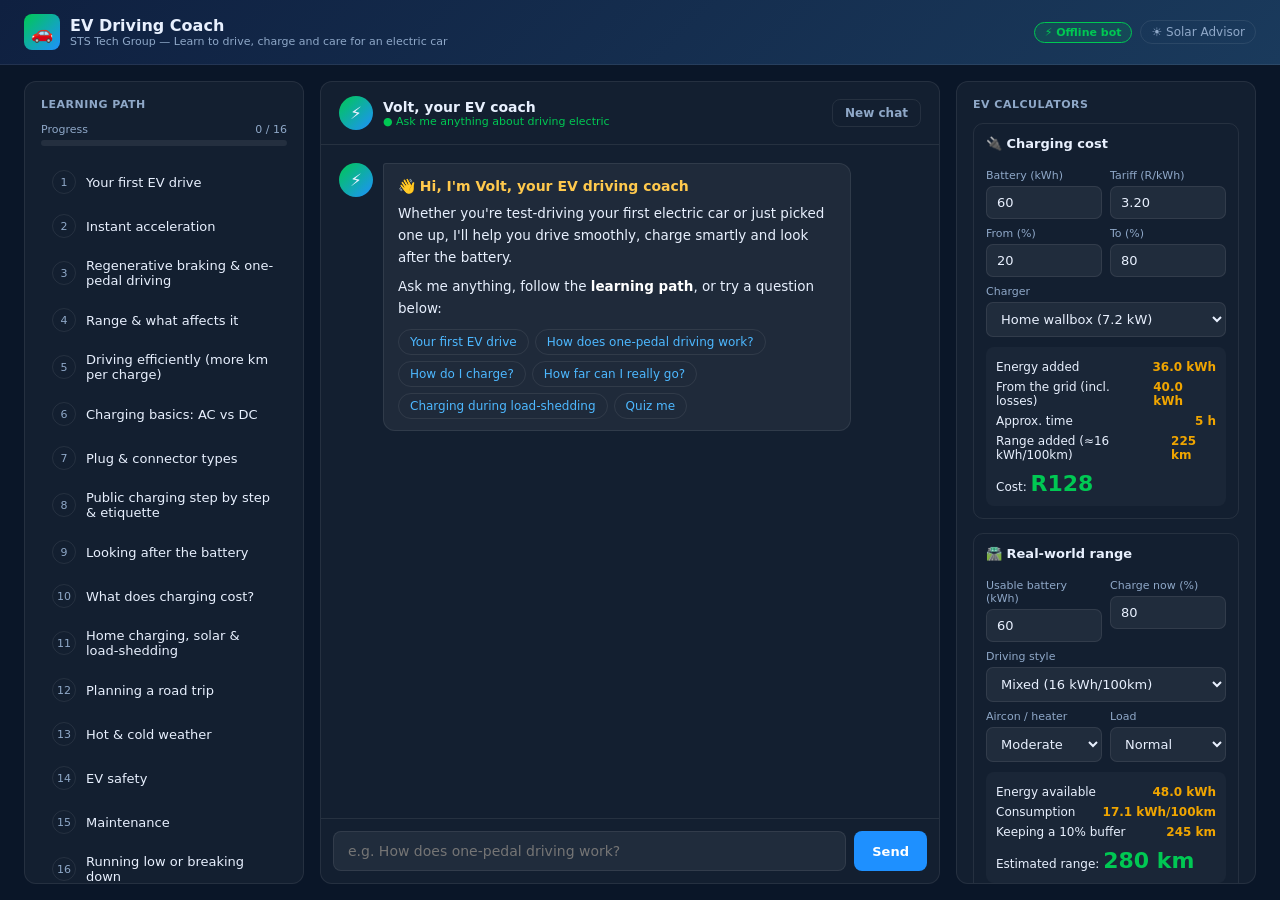
<file: ev-coach.html>
<!DOCTYPE html>
<html lang="en">
<head>
<meta charset="UTF-8">
<meta name="viewport" content="width=device-width, initial-scale=1.0">
<title>EV Driving Coach | STS Tech Group</title>
<style>
  :root {
    --navy: #0a1628; --navy-mid: #0f2040; --navy-light: #1a3a5c;
    --blue: #1e90ff; --blue-light: #4db8ff; --gold: #f0a500; --gold-light: #ffc94d;
    --green: #00c853; --red: #ff4444; --text: #e8f0fe; --text-muted: #8fa8c8;
    --card: rgba(255,255,255,0.04); --border: rgba(255,255,255,0.08);
  }
  * { box-sizing: border-box; margin: 0; padding: 0; }
  html, body { height: 100%; }
  body { font-family: 'Segoe UI', system-ui, sans-serif; background: var(--navy); color: var(--text); display: flex; flex-direction: column; }
  header { background: linear-gradient(135deg,var(--navy-mid),var(--navy-light)); border-bottom: 1px solid var(--border); padding: 14px 24px; display: flex; align-items: center; justify-content: space-between; gap: 12px; flex-wrap: wrap; }
  .logo { display: flex; align-items: center; gap: 10px; }
  .logo-icon { width: 36px; height: 36px; background: linear-gradient(135deg,var(--green),var(--blue)); border-radius: 8px; display: flex; align-items: center; justify-content: center; font-size: 18px; }
  .logo h1 { font-size: 16px; font-weight: 700; }
  .logo p { font-size: 11px; color: var(--text-muted); }
  .hdr-links { display: flex; gap: 8px; align-items: center; }
  .badge { background: rgba(0,200,83,0.12); border: 1px solid var(--green); color: var(--green); padding: 3px 10px; border-radius: 20px; font-size: 11px; font-weight: 600; }
  a.navlink { color: var(--text-muted); font-size: 12px; text-decoration: none; border: 1px solid var(--border); padding: 4px 10px; border-radius: 20px; }
  a.navlink:hover { color: var(--blue); border-color: var(--blue); }

  .layout { flex: 1; display: grid; grid-template-columns: 280px 1fr 300px; gap: 16px; padding: 16px 24px; max-width: 1500px; width: 100%; margin: 0 auto; min-height: 0; }
  .panel { background: var(--card); border: 1px solid var(--border); border-radius: 12px; padding: 16px; overflow-y: auto; min-height: 0; }
  .panel-title { font-size: 11px; font-weight: 600; color: var(--text-muted); text-transform: uppercase; letter-spacing: 0.5px; margin-bottom: 12px; }

  /* Lessons */
  .lesson { display: flex; align-items: center; gap: 10px; padding: 9px 10px; border-radius: 8px; cursor: pointer; font-size: 13px; border: 1px solid transparent; transition: all .15s; }
  .lesson:hover { background: rgba(255,255,255,0.04); border-color: var(--border); }
  .lesson .num { width: 24px; height: 24px; border-radius: 50%; border: 1px solid var(--border); display: flex; align-items: center; justify-content: center; font-size: 11px; color: var(--text-muted); flex-shrink: 0; }
  .lesson.done .num { background: var(--green); border-color: var(--green); color: var(--navy); font-weight: 700; }
  .prog { background: rgba(255,255,255,0.07); border-radius: 4px; height: 6px; margin: 4px 0 14px; overflow: hidden; }
  .prog-fill { height: 100%; background: linear-gradient(90deg,var(--green),var(--blue)); width: 0; transition: width .4s; }
  .prog-lbl { font-size: 11px; color: var(--text-muted); display: flex; justify-content: space-between; }

  /* Chat */
  .chat { display: flex; flex-direction: column; padding: 0; overflow: hidden; }
  .chat-head { padding: 14px 18px; border-bottom: 1px solid var(--border); display: flex; align-items: center; gap: 10px; }
  .avatar { width: 34px; height: 34px; border-radius: 50%; background: linear-gradient(135deg,var(--green),var(--blue)); display: flex; align-items: center; justify-content: center; font-size: 17px; flex-shrink: 0; }
  .chat-head h2 { font-size: 14px; }
  .chat-head p { font-size: 11px; color: var(--green); }
  .msgs { flex: 1; overflow-y: auto; padding: 18px; display: flex; flex-direction: column; gap: 14px; }
  .msg { display: flex; gap: 10px; max-width: 88%; }
  .msg.user { align-self: flex-end; flex-direction: row-reverse; }
  .bubble { padding: 11px 14px; border-radius: 12px; font-size: 13.5px; line-height: 1.6; }
  .msg.bot .bubble { background: rgba(255,255,255,0.05); border: 1px solid var(--border); border-top-left-radius: 3px; }
  .msg.user .bubble { background: var(--blue); color: white; border-top-right-radius: 3px; }
  .bubble h4 { font-size: 14px; margin-bottom: 6px; color: var(--gold-light); }
  .bubble ul, .bubble ol { margin: 6px 0 6px 18px; }
  .bubble li { margin: 3px 0; }
  .bubble b { color: #fff; }
  .bubble p + p { margin-top: 8px; }
  .tip { margin-top: 8px; background: rgba(0,200,83,0.08); border-left: 3px solid var(--green); padding: 7px 10px; border-radius: 6px; font-size: 12.5px; }
  .warn { margin-top: 8px; background: rgba(240,165,0,0.08); border-left: 3px solid var(--gold); padding: 7px 10px; border-radius: 6px; font-size: 12.5px; }
  .chips { display: flex; flex-wrap: wrap; gap: 6px; margin-top: 10px; }
  .chip { background: transparent; border: 1px solid var(--border); color: var(--blue-light); padding: 5px 11px; border-radius: 16px; font-size: 12px; cursor: pointer; transition: all .15s; font-family: inherit; }
  .chip:hover { border-color: var(--blue); background: rgba(30,144,255,0.1); }
  .quiz-opt { display: block; width: 100%; text-align: left; margin-top: 6px; background: rgba(255,255,255,0.03); border: 1px solid var(--border); color: var(--text); padding: 8px 12px; border-radius: 8px; cursor: pointer; font-size: 13px; font-family: inherit; }
  .quiz-opt:hover:not(:disabled) { border-color: var(--blue); }
  .quiz-opt.right { border-color: var(--green); background: rgba(0,200,83,0.12); }
  .quiz-opt.wrong { border-color: var(--red); background: rgba(255,68,68,0.12); }
  .quiz-opt:disabled { cursor: default; }
  .typing span { display: inline-block; width: 6px; height: 6px; margin: 0 2px; background: var(--text-muted); border-radius: 50%; animation: blink 1.2s infinite; }
  .typing span:nth-child(2) { animation-delay: .2s; } .typing span:nth-child(3) { animation-delay: .4s; }
  @keyframes blink { 0%,80%,100% { opacity: .2; } 40% { opacity: 1; } }
  .composer { border-top: 1px solid var(--border); padding: 12px; display: flex; gap: 8px; }
  .composer input { flex: 1; background: rgba(255,255,255,0.06); border: 1px solid var(--border); border-radius: 8px; padding: 11px 14px; color: var(--text); font-size: 14px; outline: none; font-family: inherit; }
  .composer input:focus { border-color: var(--blue); }
  .btn { padding: 9px 18px; border-radius: 8px; border: none; cursor: pointer; font-size: 13px; font-weight: 600; transition: all .2s; font-family: inherit; }
  .btn-primary { background: var(--blue); color: white; }
  .btn-primary:hover { background: var(--blue-light); }
  .btn-outline { background: transparent; border: 1px solid var(--border); color: var(--text-muted); }
  .btn-outline:hover { border-color: var(--blue); color: var(--blue); }
  .btn-sm { padding: 6px 12px; font-size: 12px; }

  /* Tools */
  .tool { border: 1px solid var(--border); border-radius: 10px; padding: 12px; margin-bottom: 14px; }
  .tool h3 { font-size: 13px; margin-bottom: 10px; }
  label { display: block; font-size: 11px; color: var(--text-muted); margin: 8px 0 4px; }
  .tool input, .tool select { width: 100%; background: rgba(255,255,255,0.06); border: 1px solid var(--border); border-radius: 7px; padding: 8px 10px; color: var(--text); font-size: 13px; outline: none; font-family: inherit; }
  .tool select option { background: var(--navy-mid); }
  .tool input:focus, .tool select:focus { border-color: var(--blue); }
  .row2 { display: grid; grid-template-columns: 1fr 1fr; gap: 8px; }
  .out { margin-top: 10px; background: rgba(255,255,255,0.03); border-radius: 8px; padding: 10px; font-size: 12px; }
  .out .trow { display: flex; justify-content: space-between; padding: 3px 0; }
  .out .tval { font-weight: 700; color: var(--gold); }
  .out .big { font-size: 22px; font-weight: 800; color: var(--green); }
  .disclaimer { font-size: 10.5px; color: var(--text-muted); line-height: 1.5; margin-top: 6px; }

  .mobile-tabs { display: none; }
  @media (max-width: 1100px) {
    .layout { grid-template-columns: 1fr; padding: 12px 16px; }
    .mobile-tabs { display: flex; gap: 2px; background: var(--navy-mid); border-bottom: 1px solid var(--border); padding: 0 16px; overflow-x: auto; }
    .mobile-tabs div { padding: 11px 14px; font-size: 12px; color: var(--text-muted); border-bottom: 2px solid transparent; cursor: pointer; white-space: nowrap; }
    .mobile-tabs div.active { color: var(--green); border-bottom-color: var(--green); }
    .layout > .panel { display: none; }
    .layout > .panel.m-active { display: flex; }
    .layout > .panel:not(.chat).m-active { display: block; }
    .msg { max-width: 96%; }
  }
</style>
</head>
<body>

<header>
  <div class="logo">
    <div class="logo-icon">🚗</div>
    <div><h1>EV Driving Coach</h1><p>STS Tech Group — Learn to drive, charge and care for an electric car</p></div>
  </div>
  <div class="hdr-links">
    <span class="badge">⚡ Offline bot</span>
    <a class="navlink" href="index.html">☀️ Solar Advisor</a>
  </div>
</header>

<div class="mobile-tabs">
  <div data-p="p-lessons" onclick="mtab(this)">📚 Lessons</div>
  <div data-p="p-chat" class="active" onclick="mtab(this)">💬 Coach</div>
  <div data-p="p-tools" onclick="mtab(this)">🧮 Calculators</div>
</div>

<div class="layout">
  <!-- LESSONS -->
  <aside class="panel" id="p-lessons">
    <div class="panel-title">Learning Path</div>
    <div class="prog-lbl"><span>Progress</span><span id="progTxt">0 / 0</span></div>
    <div class="prog"><div class="prog-fill" id="progFill"></div></div>
    <div id="lessonList"></div>
    <div style="margin-top:14px;display:flex;gap:6px;flex-wrap:wrap">
      <button class="btn btn-outline btn-sm" onclick="startQuiz()">🎯 Take the quiz</button>
      <button class="btn btn-outline btn-sm" onclick="resetProgress()">↺ Reset</button>
    </div>
  </aside>

  <!-- CHAT -->
  <section class="panel chat m-active" id="p-chat">
    <div class="chat-head">
      <div class="avatar">⚡</div>
      <div><h2>Volt, your EV coach</h2><p>● Ask me anything about driving electric</p></div>
      <button class="btn btn-outline btn-sm" style="margin-left:auto" onclick="clearChat()">New chat</button>
    </div>
    <div class="msgs" id="msgs" aria-live="polite"></div>
    <form class="composer" onsubmit="send(event)">
      <input id="inp" autocomplete="off" placeholder="e.g. How does one-pedal driving work?" aria-label="Message">
      <button class="btn btn-primary" type="submit">Send</button>
    </form>
  </section>

  <!-- TOOLS -->
  <aside class="panel" id="p-tools">
    <div class="panel-title">EV Calculators</div>

    <div class="tool">
      <h3>🔌 Charging cost</h3>
      <div class="row2">
        <div><label>Battery (kWh)</label><input id="cBat" type="number" value="60" min="10" step="1"></div>
        <div><label>Tariff (R/kWh)</label><input id="cRate" type="number" value="3.20" min="0" step="0.05"></div>
      </div>
      <div class="row2">
        <div><label>From (%)</label><input id="cFrom" type="number" value="20" min="0" max="100"></div>
        <div><label>To (%)</label><input id="cTo" type="number" value="80" min="0" max="100"></div>
      </div>
      <label>Charger</label>
      <select id="cKw">
        <option value="2.3">Wall socket (2.3 kW)</option>
        <option value="7.2" selected>Home wallbox (7.2 kW)</option>
        <option value="11">AC public (11 kW)</option>
        <option value="22">AC public (22 kW)</option>
        <option value="60">DC fast (60 kW)</option>
        <option value="150">DC ultra-fast (150 kW)</option>
      </select>
      <div class="out" id="cOut"></div>
    </div>

    <div class="tool">
      <h3>🛣️ Real-world range</h3>
      <div class="row2">
        <div><label>Usable battery (kWh)</label><input id="rBat" type="number" value="60" min="10"></div>
        <div><label>Charge now (%)</label><input id="rSoc" type="number" value="80" min="0" max="100"></div>
      </div>
      <label>Driving style</label>
      <select id="rStyle">
        <option value="14">City, gentle (14 kWh/100km)</option>
        <option value="16" selected>Mixed (16 kWh/100km)</option>
        <option value="19">Highway 100 km/h (19 kWh/100km)</option>
        <option value="22">Highway 120 km/h (22 kWh/100km)</option>
      </select>
      <div class="row2">
        <div><label>Aircon / heater</label>
          <select id="rHvac"><option value="1">Off</option><option value="1.07" selected>Moderate</option><option value="1.15">Heavy</option></select></div>
        <div><label>Load</label>
          <select id="rLoad"><option value="1">Normal</option><option value="1.08">Full car</option><option value="1.5">Towing</option></select></div>
      </div>
      <div class="out" id="rOut"></div>
    </div>

    <div class="tool">
      <h3>⛽ EV vs petrol (per month)</h3>
      <div class="row2">
        <div><label>km / month</label><input id="pKm" type="number" value="1500" min="0"></div>
        <div><label>Petrol R/litre</label><input id="pPetrol" type="number" value="22.50" step="0.1"></div>
      </div>
      <div class="row2">
        <div><label>Petrol car L/100km</label><input id="pL" type="number" value="7.5" step="0.1"></div>
        <div><label>EV kWh/100km</label><input id="pE" type="number" value="16" step="0.5"></div>
      </div>
      <div class="out" id="pOut"></div>
    </div>
    <p class="disclaimer">These are estimates only. Real results depend on your car, the weather, the terrain, tyres and how you drive. Always follow your vehicle's owner's manual.</p>
  </aside>
</div>

<script>
/* ===================== KNOWLEDGE BASE ===================== */
// Each entry: id, title, kw (keywords, with weights), a (HTML answer), next (follow-up ids)
const KB = [
 { id:'start', title:'Your first EV drive', lesson:1,
   kw:{'first drive':5,'first time':4,'start':2,'begin':2,'beginner':3,'new':1,'how to drive':4,'basics':3,'switch on':3,'turn on':3,'ignition':3,'ready':2,'gear':3,'gears':3,'clutch':4,'automatic':2,'drive mode selector':3},
   a:`<h4>🚦 Your first EV drive</h4>
   <p>Driving an EV feels like driving an automatic car, only simpler and smoother:</p>
   <ol>
     <li><b>Power on.</b> Press the brake and push the Start button (some cars switch on when you sit down with the key). There's no engine noise, so look for a <b>"READY"</b> light or a green car icon on the dash.</li>
     <li><b>Choose a direction.</b> Use <b>D</b> (Drive), <b>R</b> (Reverse) or <b>P</b> (Park). There's no clutch and no gear changes.</li>
     <li><b>Pull away gently.</b> EVs make full power instantly, so press the accelerator softly at first.</li>
     <li><b>Slowing down.</b> When you lift off the accelerator, the car slows itself with <b>regenerative braking</b>, which feels like strong engine braking.</li>
     <li><b>Park.</b> Select P, apply the parking brake (often automatic) and press Start again to switch off.</li>
   </ol>
   <div class="warn">⚠️ EVs are almost silent at low speed. Watch out for pedestrians and cyclists in car parks and driveways, because they may not hear you coming.</div>`,
   next:['regen','torque','range']},

 { id:'torque', title:'Instant acceleration', lesson:2,
   kw:{'acceleration':4,'accelerate':4,'torque':5,'fast':2,'quick':2,'power':2,'jerky':3,'pedal sensitive':4,'throttle':3,'wheelspin':4,'overtake':3,'overtaking':3,'sport mode':3,'eco mode':3,'drive modes':4,'modes':2},
   a:`<h4>⚡ Instant torque and drive modes</h4>
   <p>An electric motor gives <b>all of its torque from 0 rpm</b>. Even a modest family EV can pull away as quickly as a sports car.</p>
   <ul>
     <li><b>Squeeze, don't stab.</b> Press the accelerator gradually, especially in wet weather or on gravel, so the wheels don't spin.</li>
     <li><b>Overtaking is easy.</b> Power comes instantly, without waiting for a kick-down, but be careful not to go faster than you meant to.</li>
     <li><b>Drive modes:</b> <i>Eco</i> softens the accelerator and limits climate power to save range. <i>Normal</i> is balanced. <i>Sport</i> sharpens response and uses more energy.</li>
   </ul>
   <div class="tip">💡 Use Eco mode for your first few days while you get used to how responsive the car is.</div>`,
   next:['regen','efficient','tyres']},

 { id:'regen', title:'Regenerative braking & one-pedal driving', lesson:3,
   kw:{'regen':6,'regenerative':6,'one pedal':6,'one-pedal':6,'brake':3,'braking':3,'brakes':3,'paddle':3,'paddles':3,'b mode':4,'slow down':3,'coast':3,'coasting':3,'deceleration':3,'i-pedal':5,'e-pedal':5},
   a:`<h4>🔄 Regenerative braking and one-pedal driving</h4>
   <p>When you lift off the accelerator, the motor works in reverse as a <b>generator</b>. It slows the car down and puts energy back into the battery, recovering up to 60–70% of that energy in stop-start traffic.</p>
   <ul>
     <li><b>One-pedal driving:</b> with strong regen switched on (called <i>B mode</i>, <i>i-Pedal</i>, <i>e-Pedal</i> or <i>Hold</i>, depending on the car), lifting off fully can bring the car to a complete stop. In daily driving you'll hardly use the brake pedal.</li>
     <li><b>Paddles:</b> many cars have steering-wheel paddles that let you choose how strong the regen is.</li>
     <li><b>How to master it:</b> lift off <i>smoothly and early</i>, the same way you'd ease off before a robot (traffic light). Treat the accelerator like a dimmer switch.</li>
     <li><b>Brake lights</b> come on automatically when regen slows the car hard, so drivers behind you are warned.</li>
   </ul>
   <div class="warn">⚠️ Your foot must <b>always</b> be ready to press the brake pedal. Regen is weaker or switched off when the battery is full or very cold, so the car may coast further than you expect.</div>
   <div class="tip">💡 Brake pads on an EV can last over 100,000 km because regen does most of the work. Use the brakes properly now and then so the discs don't rust.</div>`,
   next:['efficient','maintenance','safety']},

 { id:'range', title:'Range & what affects it', lesson:4,
   kw:{'range':5,'how far':5,'distance':3,'km':1,'kilometres':2,'anxiety':4,'range anxiety':6,'wltp':5,'estimate':2,'guess-o-meter':5,'gom':4,'lose range':4,'range drop':4,'affect range':5,'reduce range':4},
   a:`<h4>🛣️ Range: what's real and what affects it</h4>
   <p>The advertised <b>WLTP range</b> is measured in a lab. In the real world, expect about <b>80–90%</b> of it around town and <b>65–80%</b> at highway speeds.</p>
   <p><b>Things that reduce range, roughly from biggest to smallest:</b></p>
   <ol>
     <li><b>Speed.</b> Air resistance grows sharply with speed. Driving at 120 km/h uses about 30–40% more energy than at 90 km/h.</li>
     <li><b>Temperature.</b> Cold batteries are less efficient, and cabin heating uses energy. Hot days mean aircon use.</li>
     <li><b>Hills and wind.</b> Climbing uses energy. You get some back going downhill through regen.</li>
     <li><b>Load and towing.</b> A full car, a roof box or a trailer all add drag and weight.</li>
     <li><b>Tyres.</b> Under-inflated or wide tyres add rolling resistance.</li>
   </ol>
   <p>In practice, most South Africans drive less than 50 km a day, which is a fraction of any modern EV's range.</p>
   <div class="tip">💡 Try the <b>Real-world range</b> calculator on the right to estimate your own trips.</div>`,
   next:['efficient','roadtrip','weather']},

 { id:'efficient', title:'Driving efficiently (more km per charge)', lesson:5,
   kw:{'efficient':5,'efficiency':5,'save energy':5,'maximise':4,'maximize':4,'extend range':6,'more range':5,'hypermile':5,'eco driving':5,'kwh/100km':5,'wh/km':5,'consumption':4,'tips':2,'economy':3},
   a:`<h4>🌱 Getting the most kilometres from every kWh</h4>
   <ul>
     <li><b>Watch your speed.</b> Dropping from 120 to 110 km/h on the highway can add 10% or more to your range.</li>
     <li><b>Anticipate.</b> Look far ahead and lift off early so regen does the slowing. Avoid hard braking followed by hard acceleration.</li>
     <li><b>Precondition while plugged in.</b> Heat or cool the cabin (and the battery) before you leave, using grid or solar power rather than the battery.</li>
     <li><b>Use seat and steering-wheel heaters.</b> They use far less energy than heating all the air in the cabin.</li>
     <li><b>Check tyre pressures monthly</b> and keep them at the recommended level.</li>
     <li><b>Take off the roof racks</b> when you're not using them.</li>
     <li><b>Use Eco mode</b> on long trips.</li>
   </ul>
   <p><b>Efficiency units:</b> EVs are measured in <b>kWh/100 km</b> (like L/100 km). A small hatch might use 13–15. A large SUV might use 20–24.</p>`,
   next:['range','weather','charging-cost']},

 { id:'charging', title:'Charging basics: AC vs DC', lesson:6,
   kw:{'charge':3,'charging':4,'charger':4,'plug in':4,'how to charge':6,'ac':3,'dc':3,'fast charge':5,'fast charging':5,'rapid':3,'level 2':4,'level 1':4,'wallbox':5,'kw':2,'how long':3,'charge time':5,'charging speed':5,'supercharger':4},
   a:`<h4>🔌 Charging basics: AC vs DC</h4>
   <p>There are three main ways to charge:</p>
   <ul>
     <li><b>Wall socket (≈2.3 kW AC).</b> Use the portable cable that comes with the car. This adds about <b>10–15 km of range per hour</b>. It's fine overnight if you drive short distances.</li>
     <li><b>Home or work wallbox (7–22 kW AC).</b> This is the best everyday option. A 7 kW unit adds about <b>40–50 km per hour</b> and fills most cars overnight. Your car's on-board charger limits AC speed, often to 7 or 11 kW.</li>
     <li><b>DC fast charger (50–350 kW).</b> Found on highways and at malls. It charges from <b>20% to 80% in roughly 20–45 minutes</b>, depending on the car.</li>
   </ul>
   <p><b>Why charging slows above 80%:</b> the car deliberately reduces the power as the battery fills, to protect the cells. On road trips it's usually quicker to charge to 80% and drive on.</p>
   <div class="tip">💡 Think of your EV like your phone: plug in at home overnight, and use fast chargers only when you're travelling.</div>`,
   next:['connectors','etiquette','battery-health']},

 { id:'connectors', title:'Plug & connector types', lesson:7,
   kw:{'connector':6,'connectors':6,'plug':3,'plugs':3,'type 2':6,'type2':6,'ccs':6,'ccs2':6,'chademo':6,'nacs':5,'socket type':5,'cable':3,'adapter':4,'mennekes':5},
   a:`<h4>🔋 Plug and connector types</h4>
   <ul>
     <li><b>Type 2 (Mennekes).</b> The standard AC plug in South Africa, Europe and the UK. Used for home and public AC charging. Public AC points often need you to bring <b>your own Type 2 cable</b>.</li>
     <li><b>CCS2 (Combo 2).</b> A Type 2 plug with two large DC pins underneath. This is the main DC fast-charging standard in SA and Europe, and the cable is always attached to the charger.</li>
     <li><b>CHAdeMO.</b> An older Japanese DC standard, used on earlier Nissan Leafs. It's becoming less common, so check that your route has it.</li>
     <li><b>NACS / Tesla.</b> Common in North America. In SA, Teslas are grey imports or use CCS2.</li>
   </ul>
   <div class="tip">💡 Apps like <b>PlugShare</b> let you filter by connector type so you only see chargers your car can use.</div>`,
   next:['etiquette','roadtrip','charging']},

 { id:'etiquette', title:'Public charging step by step & etiquette', lesson:8,
   kw:{'public charging':6,'public charger':6,'etiquette':6,'rules':2,'how to use charger':6,'station':3,'charging station':5,'app':2,'pay':3,'payment':3,'rfid':4,'queue':4,'ice':2,'iced':4,'blocked':3},
   a:`<h4>🤝 Using a public charger (and the unwritten rules)</h4>
   <p><b>Step by step:</b></p>
   <ol>
     <li>Check the charger status on its network app (for example GridCars, Zero Carbon Charge, Chargify or Rubicon) or on PlugShare before you arrive.</li>
     <li>Park so the cable reaches your car's charging port.</li>
     <li>Start the session with the app, an RFID card or a tap-to-pay card reader.</li>
     <li>Plug in firmly. Charging usually starts within about 30 seconds and the car shows its progress.</li>
     <li>To finish, stop the session in the app or car, unlock the car, unplug and hang the cable back up neatly.</li>
   </ol>
   <p><b>Etiquette:</b></p>
   <ul>
     <li>Move your car <b>as soon as you're done</b>. Many networks charge idle fees.</li>
     <li>On a busy DC charger, charge to <b>about 80%</b> and let the next person have a turn.</li>
     <li>Never park a petrol car in an EV bay. Being "ICE'd" is every EV driver's pet peeve.</li>
     <li>Report broken chargers in the app to help other drivers.</li>
   </ul>`,
   next:['roadtrip','charging-cost','connectors']},

 { id:'battery-health', title:'Looking after the battery', lesson:9,
   kw:{'battery health':6,'battery care':6,'care':2,'battery life':6,'degradation':6,'degrade':5,'80%':4,'100%':4,'20%':3,'charge to':4,'soh':5,'state of health':6,'warranty':4,'replace battery':5,'battery replacement':5,'lifespan':5,'how long battery last':6,'lfp':5,'nmc':5,'battery':2},
   a:`<h4>🔋 Looking after your battery</h4>
   <p>Modern EV batteries are designed to outlast the car. Most keep <b>about 80–90% of their capacity after 200,000 km</b>, and warranties typically cover <b>8 years / 160,000 km</b>.</p>
   <p><b>Habits that keep the battery healthy:</b></p>
   <ul>
     <li><b>Daily charge limit of 80%</b> (set it in the car or app). Charge to 100% only before a long trip, and then set off soon after.</li>
     <li><b>Avoid leaving it near 0%</b> for long periods. Try to plug in before it drops below about 10–20%.</li>
     <li><b>Charge mostly on AC</b> at home. DC fast charging is fine, but daily use adds a little heat stress.</li>
     <li><b>Park in the shade</b> on hot days if you can. Heat is the battery's biggest long-term enemy.</li>
   </ul>
   <div class="tip">💡 <b>LFP batteries are different.</b> Many BYD, MG and standard-range Tesla models use LFP chemistry, which is happy being charged to <b>100%</b> regularly. Manufacturers often recommend doing this at least weekly so the range estimate stays accurate. Check your manual.</div>`,
   next:['charging','weather','maintenance']},

 { id:'charging-cost', title:'What does charging cost?', lesson:10,
   kw:{'cost':4,'costs':4,'price':4,'how much':4,'expensive':3,'cheap':3,'rand':3,'tariff':4,'per kwh':5,'r/kwh':5,'save money':4,'savings':4,'petrol':3,'fuel':3,'running cost':5,'cost to charge':6},
   a:`<h4>💰 What does charging cost?</h4>
   <p>The formula is simple: <b>energy added (kWh) × price per kWh</b>. Allow for about 10% charging losses on AC.</p>
   <ul>
     <li><b>Home (Eskom or municipal tariff, about R2.80–R4.00/kWh):</b> a 60 kWh car charged from 20% to 80% takes in about 36 kWh, which costs <b>about R110–R150</b> for roughly 220 km.</li>
     <li><b>Off-peak or time-of-use tariffs</b> can halve that if you schedule charging overnight.</li>
     <li><b>Home solar:</b> daytime charging from your own panels is nearly free once the system has paid for itself.</li>
     <li><b>Public DC fast charging (about R6–R9/kWh):</b> similar to, or a bit cheaper than, petrol per km. That's convenient on road trips, but not the cheapest way to charge every day.</li>
   </ul>
   <div class="tip">💡 Use the <b>Charging cost</b> and <b>EV vs petrol</b> calculators on the right with your own tariff.</div>`,
   next:['home-solar','efficient','charging']},

 { id:'home-solar', title:'Home charging, solar & load-shedding', lesson:11,
   kw:{'home charging':6,'home':2,'install':4,'installation':4,'electrician':5,'solar':6,'pv':4,'panels':3,'inverter':5,'load shedding':6,'loadshedding':6,'load-shedding':6,'eskom':4,'power cut':5,'outage':4,'backup':3,'v2h':6,'v2g':6,'bidirectional':6,'garage':3,'coc':4},
   a:`<h4>🏠 Home charging, solar and load-shedding</h4>
   <ul>
     <li><b>Install a wallbox</b> using a registered electrician, who should issue a <b>Certificate of Compliance (CoC)</b>. A dedicated circuit with an earth-leakage device (RCD) is required. A typical single-phase installation is 7.4 kW (32 A).</li>
     <li><b>Solar pairing:</b> a "solar-aware" or smart charger can follow your excess PV output and charge the car from sunshine in the daytime. This works well if you work from home or the car is parked during the day.</li>
     <li><b>Inverter and battery systems:</b> most home backup inverters (5–8 kW) <b>can't run a 7 kW EV charger</b> as well as the house during an outage. Set the charger to stop when the grid is down, or limit it to a few amps.</li>
     <li><b>Load-shedding planning:</b> check your schedule on EskomSePush and plug in when power is on. A car charged to 80% will cover days of normal driving.</li>
     <li><b>V2H / V2L:</b> some EVs (such as the Hyundai Ioniq 5, Kia EV6 and BYD Atto 3) can <b>power appliances or even a home</b> from the car's battery, which can be useful during outages.</li>
   </ul>
   <div class="tip">💡 Want to size a solar system that also covers your EV? Use our <a href="index.html" style="color:var(--gold)">Solar & Battery Advisor</a> and add about 250–350 kWh a month for typical EV use.</div>`,
   next:['charging-cost','charging','battery-health']},

 { id:'roadtrip', title:'Planning a road trip', lesson:12,
   kw:{'road trip':6,'roadtrip':6,'long distance':6,'long trip':6,'travel':3,'holiday':3,'journey':3,'route':4,'plan':3,'planning':3,'abrp':6,'plugshare':5,'n1':4,'n2':4,'n3':4,'cape town':3,'johannesburg':3,'durban':3,'highway':3},
   a:`<h4>🗺️ Planning an EV road trip</h4>
   <ol>
     <li><b>Plan your stops.</b> Use <b>A Better Route Planner (ABRP)</b> or your car's built-in navigation, which work out charging stops from your car's real consumption. Check stops on <b>PlugShare</b> for recent reviews.</li>
     <li><b>Have a plan B.</b> Know the next charger after each stop in case one is busy or out of order.</li>
     <li><b>Leave with 100%</b> (charge just before you set off) and arrive at each charger with <b>10–20%</b> to spare.</li>
     <li><b>Charge to 80%, not 100%,</b> at fast chargers. The last 20% is slow, so short frequent stops are quicker overall.</li>
     <li><b>Precondition the battery.</b> Choose the charger as your navigation destination so the car warms the battery for faster charging.</li>
     <li><b>Drive at 100–110 km/h</b> instead of 120 on long stretches if the gap between chargers is tight.</li>
     <li><b>Pack your cables:</b> the portable charging cable and a Type 2 cable, in case your destination only has a socket or AC point.</li>
   </ol>
   <div class="tip">💡 Ask your accommodation in advance whether you can plug in overnight. Even a normal plug point will recharge you by morning.</div>`,
   next:['etiquette','range','emergency']},

 { id:'weather', title:'Hot & cold weather', lesson:13,
   kw:{'weather':5,'cold':5,'winter':5,'hot':4,'heat':4,'summer':4,'temperature':4,'precondition':6,'preconditioning':6,'heater':4,'aircon':4,'air conditioning':4,'climate':3,'snow':4,'rain':3,'heat pump':5},
   a:`<h4>🌡️ Driving in hot and cold weather</h4>
   <ul>
     <li><b>Cold</b> (for example a Highveld winter morning or a mountain pass): range can drop <b>by 10–30%</b> and charging is slower until the battery warms up. Regen may also be limited at first.</li>
     <li><b>Heat:</b> the car uses some energy to cool the battery and the cabin. Expect a modest range loss of 5–15%.</li>
     <li><b>Preconditioning</b> is your best friend. Schedule a departure time in the app while the car is plugged in, so the cabin and battery are already at the right temperature when you leave.</li>
     <li>A <b>heat pump</b> (standard or optional on many EVs) is 2–3 times more efficient than a resistive heater.</li>
     <li><b>Rain and washing:</b> EVs are sealed and perfectly safe to drive in rain, put through a car wash and charge in the rain. Never drive through deep flood water, though, just as you wouldn't in any car.</li>
   </ul>`,
   next:['efficient','range','battery-health']},

 { id:'safety', title:'EV safety', lesson:14,
   kw:{'safe':4,'safety':5,'fire':5,'electrocution':5,'electric shock':5,'shock':3,'accident':5,'crash':5,'flood':4,'water':2,'high voltage':6,'orange cables':6,'pedestrian':4,'quiet':3,'silent':3,'avas':5,'heavy':3,'weight':3,'jump start':4},
   a:`<h4>🛡️ EV safety</h4>
   <ul>
     <li><b>Pedestrians:</b> EVs are very quiet below about 30 km/h. New EVs emit a warning hum (AVAS), but you still need to <b>drive defensively</b> in car parks, near schools and in townships or suburbs with lots of people on foot.</li>
     <li><b>Weight:</b> EVs are typically 300–500 kg heavier than similar petrol cars. Braking distances can be a little longer, so keep a safe following distance.</li>
     <li><b>Low centre of gravity:</b> the battery under the floor makes EVs very stable and resistant to rollover. EVs often score highly in crash tests.</li>
     <li><b>Fire risk:</b> studies show EVs catch fire <b>less often</b> than petrol cars. Battery fires are harder to put out, though, so if you ever see smoke coming from under the car, stop, get everyone out, move well away and call emergency services.</li>
     <li><b>High voltage:</b> never touch <b>orange cables</b> or open battery components. The system cuts power automatically in a crash.</li>
     <li><b>Charging:</b> it's completely safe to sit in the car or touch it while charging. Don't use damaged cables or household extension leads.</li>
   </ul>`,
   next:['emergency','maintenance','regen']},

 { id:'maintenance', title:'Maintenance', lesson:15,
   kw:{'maintenance':6,'service':5,'servicing':5,'oil':4,'oil change':5,'tyres':3,'tyre':3,'tires':3,'brake fluid':5,'coolant':5,'12v':6,'12 volt':6,'cabin filter':5,'wipers':2,'repair':3,'mechanic':4},
   a:`<h4>🔧 What maintenance does an EV need?</h4>
   <p>Far less than a petrol car. There's <b>no oil, no spark plugs, no timing belt, no clutch and no exhaust</b>, and the motor has very few moving parts.</p>
   <p><b>What still needs attention:</b></p>
   <ul>
     <li><b>Tyres:</b> the extra weight and instant torque mean <b>faster tyre wear</b>. Rotate them every 10,000 km and check pressures monthly.</li>
     <li><b>Brakes:</b> pads last much longer, but <b>brake fluid</b> should still be replaced every 2 years or so.</li>
     <li><b>Coolant</b> for the battery thermal system, as your manual specifies (often every 4–8 years).</li>
     <li><b>Cabin air filter</b> every year, plus wipers and washer fluid.</li>
     <li><b>12 V battery:</b> yes, EVs still have one. It powers the computers and locks. If it dies, the car won't "start" even with a full main battery.</li>
     <li><b>Software updates:</b> many EVs get improvements over the air, so install them.</li>
   </ul>
   <div class="tip">💡 Typical EV servicing costs about <b>30–50% less</b> than for a petrol car over 5 years.</div>`,
   next:['tyres','battery-health','safety']},

 { id:'tyres', title:'Tyres for EVs', lesson:null,
   kw:{'tyre wear':6,'tyres wear':6,'ev tyres':6,'rolling resistance':6,'tyre pressure':6,'puncture':5,'spare wheel':5,'spare tyre':5,'tyre repair kit':5},
   a:`<h4>🛞 Tyres for EVs</h4>
   <ul>
     <li><b>Replace with EV-rated tyres</b> (marked "EV", "Elect" or "HL" load index). They're designed for the weight, low rolling resistance and low noise.</li>
     <li>Keep pressures at the level on the door sticker. Pressures 10% too low can cost around 3–5% of your range.</li>
     <li><b>Many EVs have no spare wheel</b>, only a sealant kit. Find out what your car has <i>before</i> a long trip, and consider carrying a plug kit or checking your roadside-assistance cover.</li>
     <li>Gentle acceleration and rotating your tyres can extend their life by thousands of km.</li>
   </ul>`,
   next:['maintenance','efficient','roadtrip']},

 { id:'emergency', title:'Running low or breaking down', lesson:16,
   kw:{'run out':6,'ran out':6,'running out':6,'empty':4,'flat battery':6,'dead battery':6,'0%':5,'turtle':6,'limp mode':6,'stranded':5,'breakdown':5,'broken down':5,'tow':4,'towing':3,'tow truck':5,'roadside':4,'low battery':5},
   a:`<h4>🚨 Running low or breaking down</h4>
   <ul>
     <li><b>Warnings come early.</b> The car warns you at about 15–20%, and again at about 5%. Navigation will usually suggest nearby chargers.</li>
     <li><b>Turtle (limp) mode:</b> near empty, the car limits power to stretch the last few km. Slow down, switch off the aircon and head straight to the nearest charger or plug point.</li>
     <li><b>"0%" isn't completely empty.</b> There's a small buffer, but don't count on it.</li>
     <li><b>If you run out:</b> call your roadside assistance. Many manufacturers include it with the car. Some services carry mobile chargers. Otherwise, a nearby restaurant or garage plug point plus your portable cable can add enough range to reach a charger.</li>
     <li><b>Towing:</b> most EVs <b>must go on a flatbed</b>. Towing with the drive wheels on the ground can damage the motor. Check your manual, and tell the tow company it's an EV.</li>
     <li><b>12 V battery flat?</b> The car can be jump-started like a normal car using the 12 V terminals (usually under the bonnet). Never try to jump the high-voltage system.</li>
   </ul>`,
   next:['roadtrip','safety','range']},

 { id:'towing', title:'Towing a trailer or caravan', lesson:null,
   kw:{'caravan':6,'trailer':6,'towbar':6,'tow bar':6,'tow capacity':6,'towing capacity':6,'bike rack':4,'boat':3},
   a:`<h4>🚙 Towing with an EV</h4>
   <ul>
     <li>Check your car's <b>approved towing capacity</b>. Some EVs aren't rated for towing at all, while others can tow 1,500–2,500 kg.</li>
     <li>Expect range to drop <b>by 30–50%</b>, especially with a tall caravan, because of the extra drag.</li>
     <li>Plan charging stops closer together, and look for <b>drive-through or "pull-through" chargers</b> so you don't have to unhitch.</li>
     <li>Keep speed down. At 90–100 km/h, towing is far more efficient.</li>
   </ul>`,
   next:['roadtrip','range','efficient']},

 { id:'types', title:'BEV vs hybrid vs plug-in hybrid', lesson:null,
   kw:{'hybrid':6,'phev':6,'plug-in hybrid':6,'bev':6,'hev':5,'mild hybrid':5,'difference':3,'types of ev':6,'which ev':4,'buy':3,'should i buy':5,'choose':3,'range extender':5,'erev':5,'fuel cell':4,'hydrogen':4},
   a:`<h4>🚗 BEV vs hybrid vs plug-in hybrid</h4>
   <ul>
     <li><b>BEV (battery electric):</b> electric only. You plug in to charge, and it has zero tailpipe emissions. Examples: BYD Dolphin, VW ID.4, Tesla Model 3.</li>
     <li><b>PHEV (plug-in hybrid):</b> a smaller battery giving about 40–100 km of electric range, plus a petrol engine for longer trips. To get the benefit, you need to plug it in regularly.</li>
     <li><b>HEV (hybrid):</b> charges itself through regen and the engine, and can't be plugged in. It's more efficient than petrol alone, but mostly runs on fuel. Example: Toyota Corolla Cross Hybrid.</li>
     <li><b>EREV (range extender):</b> always driven by the electric motor, with a small petrol generator that recharges the battery.</li>
   </ul>
   <p><b>Choosing:</b> if you can charge at home or work and mostly drive less than 300 km a day, a BEV is usually cheapest to run. If you often travel long rural routes with few chargers, a PHEV can be a good stepping stone.</p>`,
   next:['range','charging-cost','home-solar']},

 { id:'units', title:'kW vs kWh explained', lesson:null,
   kw:{'kw vs kwh':7,'kwh':4,'kilowatt':5,'kilowatt hour':6,'what is kwh':7,'what is kw':6,'difference between kw':7,'units':3,'battery size':4,'capacity':3},
   a:`<h4>📏 kW vs kWh, the simple version</h4>
   <ul>
     <li><b>kWh (kilowatt-hour) = energy</b>, the size of your "tank". A 60 kWh battery is like a 60-litre fuel tank.</li>
     <li><b>kW (kilowatt) = power</b>, how fast energy flows, like how fast a fuel pump fills the tank. A 7 kW charger adds 7 kWh every hour.</li>
   </ul>
   <p><b>Example:</b> a 60 kWh battery charging from 20% to 80% needs 36 kWh. On a 7 kW wallbox that takes about 36 ÷ 7 ≈ 5.5 hours (plus a little for losses). On a 100 kW DC charger it takes about 25–30 minutes.</p>`,
   next:['charging','charging-cost','range']},

 { id:'parking', title:'Parking, idling & vampire drain', lesson:null,
   kw:{'vampire':6,'phantom drain':6,'drain':4,'parked':4,'parking':3,'airport':5,'leave car':5,'sentry':6,'idle':4,'idling':4,'traffic jam':5,'stuck in traffic':5,'overnight':2,'storage':4},
   a:`<h4>🅿️ Parking, traffic jams and vampire drain</h4>
   <ul>
     <li><b>Traffic jams are no problem.</b> An EV uses almost no energy when stopped. Even with the aircon on, you'll lose only about 1–2% per hour.</li>
     <li><b>Vampire drain:</b> a parked EV loses about 0.5–2% a day. Camera or security modes (such as Tesla Sentry) and frequent app checks increase this.</li>
     <li><b>Long-term parking</b> (for example at the airport): leave the battery at about 50–70%, turn off security cameras and disable cabin overheat protection if you don't need it.</li>
     <li><b>Hot parking:</b> parking in the shade reduces battery cooling, which saves range and helps the battery last longer.</li>
   </ul>`,
   next:['battery-health','weather','roadtrip']},
];

const SMALLTALK = [
  { re:/^(hi|hello|hey|howzit|sawubona|molo|good (morning|afternoon|evening))\b/i,
    a:()=>`Hi there! 👋 I'm <b>Volt</b>, your EV driving coach. Ask me about driving, charging, range or battery care, or follow the learning path on the left.`, chips:['Your first EV drive','One-pedal driving','How do I charge?'] },
  { re:/\b(thanks|thank you|cheers|dankie|ngiyabonga)\b/i,
    a:()=>`You're welcome! ⚡ Anything else you'd like to know?`, chips:['Quiz me','Road trip tips','Battery care'] },
  { re:/\b(who are you|what are you|what can you do|help|menu|topics)\b/i,
    a:()=>`I can teach you about:<ul>${KB.map(k=>`<li>${k.title}</li>`).join('')}</ul>You can also say <b>"quiz me"</b> to test yourself, or use the calculators on the right.`, chips:['Your first EV drive','Quiz me'] },
];

/* ===================== MATCHING ===================== */
const norm = s => ' ' + s.toLowerCase().replace(/[’']/g,'').replace(/[^a-z0-9%/\-\. ]+/g,' ').replace(/\s+/g,' ').trim() + ' ';
const stem = w => w.replace(/(ing|es|s)$/,'');

function score(entry, text) {
  let s = 0;
  const words = text.trim().split(' ').map(stem);
  for (const [k,w] of Object.entries(entry.kw)) {
    if (k.includes(' ') || /[^a-z]/.test(k)) { if (text.includes(' '+k+' ') || text.includes(' '+k)) s += w; }
    else if (words.includes(stem(k))) s += w;
  }
  if (text.includes(entry.title.toLowerCase())) s += 10;
  return s;
}

function findAnswer(raw) {
  const t = norm(raw);
  const ranked = KB.map(e=>({e, s:score(e,t)})).filter(x=>x.s>0).sort((a,b)=>b.s-a.s);
  return ranked;
}

/* ===================== CALC INTENT ===================== */
function calcIntent(raw) {
  const t = raw.toLowerCase();
  const nums = (t.match(/\d+(\.\d+)?/g)||[]).map(Number);
  if (/(cost|price|how much).*(charge|charging|fill)|(charge|charging).*(cost|price|how much)/.test(t) && nums.length) {
    const bat = (t.match(/(\d+(\.\d+)?)\s*kwh(?!\s*\/)/)||[])[1];
    const rate = (t.match(/r\s?(\d+(\.\d+)?)|(\d+(\.\d+)?)\s*(rand|r\/kwh|c\/kwh)/)||[]);
    let r = rate[1]||rate[3]; if (r && /c\/kwh/.test(t)) r = r/100;
    const B = Number(bat||60), R = Number(r||3.2);
    const e = B*0.6/0.9, cost = e*R;
    return `<h4>🧮 Quick charging-cost estimate</h4>
      <p>Charging a <b>${B} kWh</b> battery from 20% to 80% at <b>R${R.toFixed(2)}/kWh</b>:</p>
      <ul><li>Energy from the wall (including about 10% losses): <b>${e.toFixed(1)} kWh</b></li>
      <li>Cost: <b>R${cost.toFixed(0)}</b></li>
      <li>That's roughly <b>${Math.round(B*0.6/16*100)} km</b> at 16 kWh/100 km, or about <b>R${(cost/(B*0.6/16*100)).toFixed(2)}/km</b></li></ul>
      <div class="tip">💡 Change the figures in the <b>Charging cost</b> calculator on the right for more detail.</div>`;
  }
  if (/(how long).*(charge|charging)|(charge|charging).*(how long|time)/.test(t)) {
    const bat = Number((t.match(/(\d+(\.\d+)?)\s*kwh(?!\s*\/)/)||[])[1]||60);
    const kw = Number((t.match(/(\d+(\.\d+)?)\s*kw(?!h)/)||[])[1]||0);
    const e = bat*0.6;
    if (kw) {
      const eff = kw<=22 ? Math.min(kw, 11) : kw*0.7;
      return `<h4>⏱️ Charge-time estimate</h4><p>For a <b>${bat} kWh</b> battery from 20% to 80% (${e.toFixed(0)} kWh) on a <b>${kw} kW</b> charger: about <b>${fmtTime(e/eff*(kw<=22?1.1:1))}</b>.</p>
      <p class="warn">${kw<=22?'AC speed is limited by the car’s on-board charger, often 7–11 kW.':'DC speed tapers as the battery fills. Average power is usually about 60–75% of the charger’s peak rating.'}</p>`;
    }
    return null;
  }
  return null;
}
function fmtTime(h){ const m=Math.round(h*60); return m<60? m+' min' : Math.floor(m/60)+' h '+(m%60? (m%60)+' min':''); }

/* ===================== QUIZ ===================== */
const QUIZ = [
  {q:'What does regenerative braking do?', o:['Cools the brakes','Turns motion back into battery energy while slowing','Makes the car accelerate faster','Locks the wheels on ice'], a:1, why:'The motor acts as a generator, slowing the car and recharging the battery.'},
  {q:'For a typical NMC battery, what is a good everyday charge limit?', o:['50%','80%','100% every night','Let it drop to 0% first'], a:1, why:'About 80% for daily use reduces stress on the cells. Charge to 100% only before long trips (LFP batteries are the exception).'},
  {q:'Which plug is the main DC fast-charging standard in South Africa?', o:['CHAdeMO','Type 1','CCS2','A normal 3-pin plug'], a:2, why:'CCS2 (Combo 2) is the main DC standard in SA and Europe.'},
  {q:'Which factor usually has the BIGGEST effect on highway range?', o:['Radio volume','Speed','Paint colour','Headlights'], a:1, why:'Air resistance rises sharply with speed. 120 km/h uses far more energy than 100 km/h.'},
  {q:'Why does fast charging slow down after about 80%?', o:['The charger gets tired','To protect the battery as it gets full','Because of load-shedding','It’s a billing trick'], a:1, why:'The car deliberately reduces the power as the cells fill up.'},
  {q:'A 7 kW charger adds about how much energy per hour?', o:['0.7 kWh','7 kWh','70 kWh','7 litres'], a:1, why:'kW is a rate: 7 kW × 1 hour = 7 kWh.'},
  {q:'What is the best way to tow a broken-down EV?', o:['Rope tow behind a bakkie','On a flatbed truck','Push it in neutral','Any way is fine'], a:1, why:'Towing with the drive wheels turning can damage the motor. Use a flatbed unless your manual says otherwise.'},
  {q:'Do EVs need a 12 V battery?', o:['No, never','Yes, it powers the car’s electronics and locks','Only for the radio','Only on hybrids'], a:1, why:'If the 12 V battery is flat, the car won’t start, even with a full main battery.'},
  {q:'Which uses LESS energy to keep you warm in winter?', o:['Seat and steering-wheel heaters','Cabin heater on full','Opening the windows','Sport mode'], a:0, why:'Heated seats warm you directly and use a fraction of the energy needed to heat all the air in the cabin.'},
  {q:'Can you safely charge an EV in the rain?', o:['No, it’s dangerous','Yes, the connectors and cars are designed for it','Only on DC','Only with gloves'], a:1, why:'Charge ports and plugs are sealed, and power flows only once the car and charger have checked the connection.'},
];
let quiz = null;

function startQuiz() {
  mtabTo('p-chat');
  const qs = [...QUIZ].sort(()=>Math.random()-.5).slice(0,5);
  quiz = { qs, i:0, score:0 };
  addBot(`<h4>🎯 EV knowledge quiz</h4><p>5 quick questions. Let's see what you know!</p>`);
  setTimeout(askQ, 400);
}
function askQ() {
  const q = quiz.qs[quiz.i];
  const id = 'q'+Date.now();
  addBot(`<p><b>Question ${quiz.i+1} of ${quiz.qs.length}:</b> ${q.q}</p><div id="${id}">${q.o.map((o,i)=>`<button class="quiz-opt" data-i="${i}">${o}</button>`).join('')}</div>`);
  document.getElementById(id).addEventListener('click', e=>{
    const b = e.target.closest('.quiz-opt'); if (!b) return;
    const pick = +b.dataset.i, box = b.parentElement;
    box.querySelectorAll('.quiz-opt').forEach(x=>{ x.disabled=true; if(+x.dataset.i===q.a) x.classList.add('right'); });
    if (pick===q.a) quiz.score++; else b.classList.add('wrong');
    addBot(`${pick===q.a?'✅ <b>Correct!</b>':'❌ <b>Not quite.</b>'} ${q.why}`);
    quiz.i++;
    if (quiz.i < quiz.qs.length) setTimeout(askQ, 700);
    else setTimeout(()=>{
      const s = quiz.score, n = quiz.qs.length;
      addBot(`<h4>🏁 Quiz complete: ${s}/${n}</h4><p>${s===n?'Perfect score! You’re ready to hit the road. 🏆':s>=3?'Nice work! Review the topics you missed and you’ll be an EV pro.':'Good start. Work through the learning path and try again!'}</p>`, ['Quiz me again','Your first EV drive','Battery care']);
      quiz = null;
    }, 700);
  });
}

/* ===================== PROGRESS ===================== */
const LESSONS = KB.filter(k=>k.lesson).sort((a,b)=>a.lesson-b.lesson);
let done = new Set();
try { done = new Set(JSON.parse(localStorage.getItem('evcoach-done')||'[]')); } catch(e) {}
function saveDone(){ try { localStorage.setItem('evcoach-done', JSON.stringify([...done])); } catch(e) {} }
function renderLessons() {
  document.getElementById('lessonList').innerHTML = LESSONS.map(l=>
    `<div class="lesson ${done.has(l.id)?'done':''}" onclick="openTopic('${l.id}')"><span class="num">${done.has(l.id)?'✓':l.lesson}</span>${l.title}</div>`).join('');
  const n = LESSONS.filter(l=>done.has(l.id)).length;
  document.getElementById('progTxt').textContent = `${n} / ${LESSONS.length}`;
  document.getElementById('progFill').style.width = (n/LESSONS.length*100)+'%';
}
function resetProgress(){ done.clear(); saveDone(); renderLessons(); }

/* ===================== CHAT UI ===================== */
const msgsEl = document.getElementById('msgs');
const esc = s => s.replace(/[&<>"']/g, c=>({'&':'&amp;','<':'&lt;','>':'&gt;','"':'&quot;',"'":'&#39;'}[c]));

function addMsg(who, html, chips) {
  const d = document.createElement('div');
  d.className = 'msg '+who;
  d.innerHTML = (who==='bot'?'<div class="avatar">⚡</div>':'') + `<div class="bubble">${html}${chips&&chips.length?`<div class="chips">${chips.map(c=>`<button class="chip">${esc(c)}</button>`).join('')}</div>`:''}</div>`;
  d.querySelectorAll('.chip').forEach(c=>c.onclick=()=>userSays(c.textContent));
  msgsEl.appendChild(d);
  msgsEl.scrollTop = msgsEl.scrollHeight;
  return d;
}
const addBot = (h,c)=>addMsg('bot',h,c);

function botReply(html, chips) {
  const t = addMsg('bot','<div class="typing"><span></span><span></span><span></span></div>');
  setTimeout(()=>{ t.remove(); addBot(html, chips); }, 350 + Math.min(html.length/8, 500));
}

function topicChips(entry){ return (entry.next||[]).map(id=>KB.find(k=>k.id===id)).filter(Boolean).map(k=>k.title); }

function openTopic(id) {
  mtabTo('p-chat');
  const e = KB.find(k=>k.id===id);
  addMsg('user', esc(e.title));
  answerEntry(e);
}
function answerEntry(e) {
  if (e.lesson) { done.add(e.id); saveDone(); renderLessons(); }
  const nextLesson = e.lesson ? LESSONS.find(l=>l.lesson===e.lesson+1) : null;
  const chips = topicChips(e);
  if (nextLesson && !chips.includes(nextLesson.title)) chips.unshift('Next lesson: '+nextLesson.title);
  botReply(e.a, chips);
}

function userSays(text) {
  text = text.trim(); if (!text) return;
  addMsg('user', esc(text));
  respond(text);
}

function respond(text) {
  const t = text.toLowerCase();
  if (/^next lesson: /i.test(text)) { const e = KB.find(k=>k.title.toLowerCase()===t.replace(/^next lesson: /,'')); if (e) return answerEntry(e); }
  if (/\bquiz\b|test me|test my knowledge/.test(t)) return startQuiz();
  const exact = KB.find(k=>k.title.toLowerCase()===t);
  if (exact) return answerEntry(exact);
  const calc = calcIntent(text);
  if (calc) return botReply(calc, ['Charging basics: AC vs DC','What does charging cost?']);
  for (const s of SMALLTALK) if (s.re.test(text) && findAnswer(text).every(r=>r.s<4)) return botReply(s.a(), s.chips);
  const ranked = findAnswer(text);
  if (ranked.length && ranked[0].s >= 3) {
    const top = ranked[0].e;
    answerEntry(top);
    const alt = ranked.slice(1).filter(r=>r.s >= ranked[0].s*0.7).slice(0,2);
    if (alt.length) setTimeout(()=>addBot('Related topics you might also want:', alt.map(r=>r.e.title)), 1100);
    return;
  }
  const guesses = ranked.slice(0,3).map(r=>r.e.title);
  botReply(`Hmm, I'm not sure I understood that. 🤔 I'm an EV driving coach, so try asking about driving, charging, range, battery care, costs or safety.${guesses.length?' Did you mean one of these?':''}`,
    guesses.length ? guesses : ['Your first EV drive','How do I charge?','Range & what affects it','Quiz me']);
}

function send(ev){ ev.preventDefault(); const i=document.getElementById('inp'); const v=i.value; i.value=''; userSays(v); }
function clearChat(){ msgsEl.innerHTML=''; quiz=null; greet(); }
function greet(){
  addBot(`<h4>👋 Hi, I'm Volt, your EV driving coach</h4>
  <p>Whether you're test-driving your first electric car or just picked one up, I'll help you drive smoothly, charge smartly and look after the battery.</p>
  <p>Ask me anything, follow the <b>learning path</b>, or try a question below:</p>`,
  ['Your first EV drive','How does one-pedal driving work?','How do I charge?','How far can I really go?','Charging during load-shedding','Quiz me']);
}

/* ===================== CALCULATORS ===================== */
const $ = id => document.getElementById(id);
const v = id => parseFloat($(id).value)||0;
function calcCharge(){
  const bat=v('cBat'), rate=v('cRate'), from=Math.min(v('cFrom'),100), to=Math.min(v('cTo'),100), kw=v('cKw');
  const added = Math.max(0,(to-from)/100*bat);
  const isDC = kw>22;
  const loss = isDC?0.95:0.9;
  const grid = added/loss;
  const avgKw = isDC ? kw*0.7 : Math.min(kw,11);
  const hrs = added/avgKw;
  $('cOut').innerHTML = `<div class="trow"><span>Energy added</span><span class="tval">${added.toFixed(1)} kWh</span></div>
    <div class="trow"><span>From the grid (incl. losses)</span><span class="tval">${grid.toFixed(1)} kWh</span></div>
    <div class="trow"><span>Approx. time</span><span class="tval">${added?fmtTime(hrs):'—'}</span></div>
    <div class="trow"><span>Range added (≈16 kWh/100km)</span><span class="tval">${Math.round(added/16*100)} km</span></div>
    <div style="margin-top:6px">Cost: <span class="big">R${(grid*rate).toFixed(0)}</span></div>`;
}
function calcRange(){
  const usable=v('rBat')*v('rSoc')/100, cons=v('rStyle')*v('rHvac')*v('rLoad');
  const km = usable/cons*100;
  $('rOut').innerHTML = `<div class="trow"><span>Energy available</span><span class="tval">${usable.toFixed(1)} kWh</span></div>
    <div class="trow"><span>Consumption</span><span class="tval">${cons.toFixed(1)} kWh/100km</span></div>
    <div class="trow"><span>Keeping a 10% buffer</span><span class="tval">${Math.round(km - v('rBat')*0.1/cons*100)} km</span></div>
    <div style="margin-top:6px">Estimated range: <span class="big">${Math.round(km)} km</span></div>`;
}
function calcPetrol(){
  const km=v('pKm'), petrol=km/100*v('pL')*v('pPetrol'), ev=km/100*v('pE')/0.9*v('cRate');
  $('pOut').innerHTML = `<div class="trow"><span>Petrol car</span><span class="tval">R${petrol.toFixed(0)}</span></div>
    <div class="trow"><span>EV at home (R${v('cRate').toFixed(2)}/kWh)</span><span class="tval">R${ev.toFixed(0)}</span></div>
    <div style="margin-top:6px">You save about <span class="big">R${Math.max(0,petrol-ev).toFixed(0)}</span>/month</div>
    <div class="trow"><span>Per year</span><span class="tval">R${Math.max(0,(petrol-ev)*12).toFixed(0)}</span></div>`;
}
['cBat','cRate','cFrom','cTo','cKw'].forEach(id=>$(id).addEventListener('input',()=>{calcCharge();calcPetrol();}));
['rBat','rSoc','rStyle','rHvac','rLoad'].forEach(id=>$(id).addEventListener('input',calcRange));
['pKm','pPetrol','pL','pE'].forEach(id=>$(id).addEventListener('input',calcPetrol));

/* ===================== MOBILE TABS ===================== */
function mtab(el){ mtabTo(el.dataset.p); }
function mtabTo(id){
  document.querySelectorAll('.mobile-tabs div').forEach(d=>d.classList.toggle('active', d.dataset.p===id));
  document.querySelectorAll('.layout > .panel').forEach(p=>p.classList.toggle('m-active', p.id===id));
}

/* ===================== INIT ===================== */
renderLessons(); calcCharge(); calcRange(); calcPetrol(); greet();
</script>
</body>
</html>
</file>
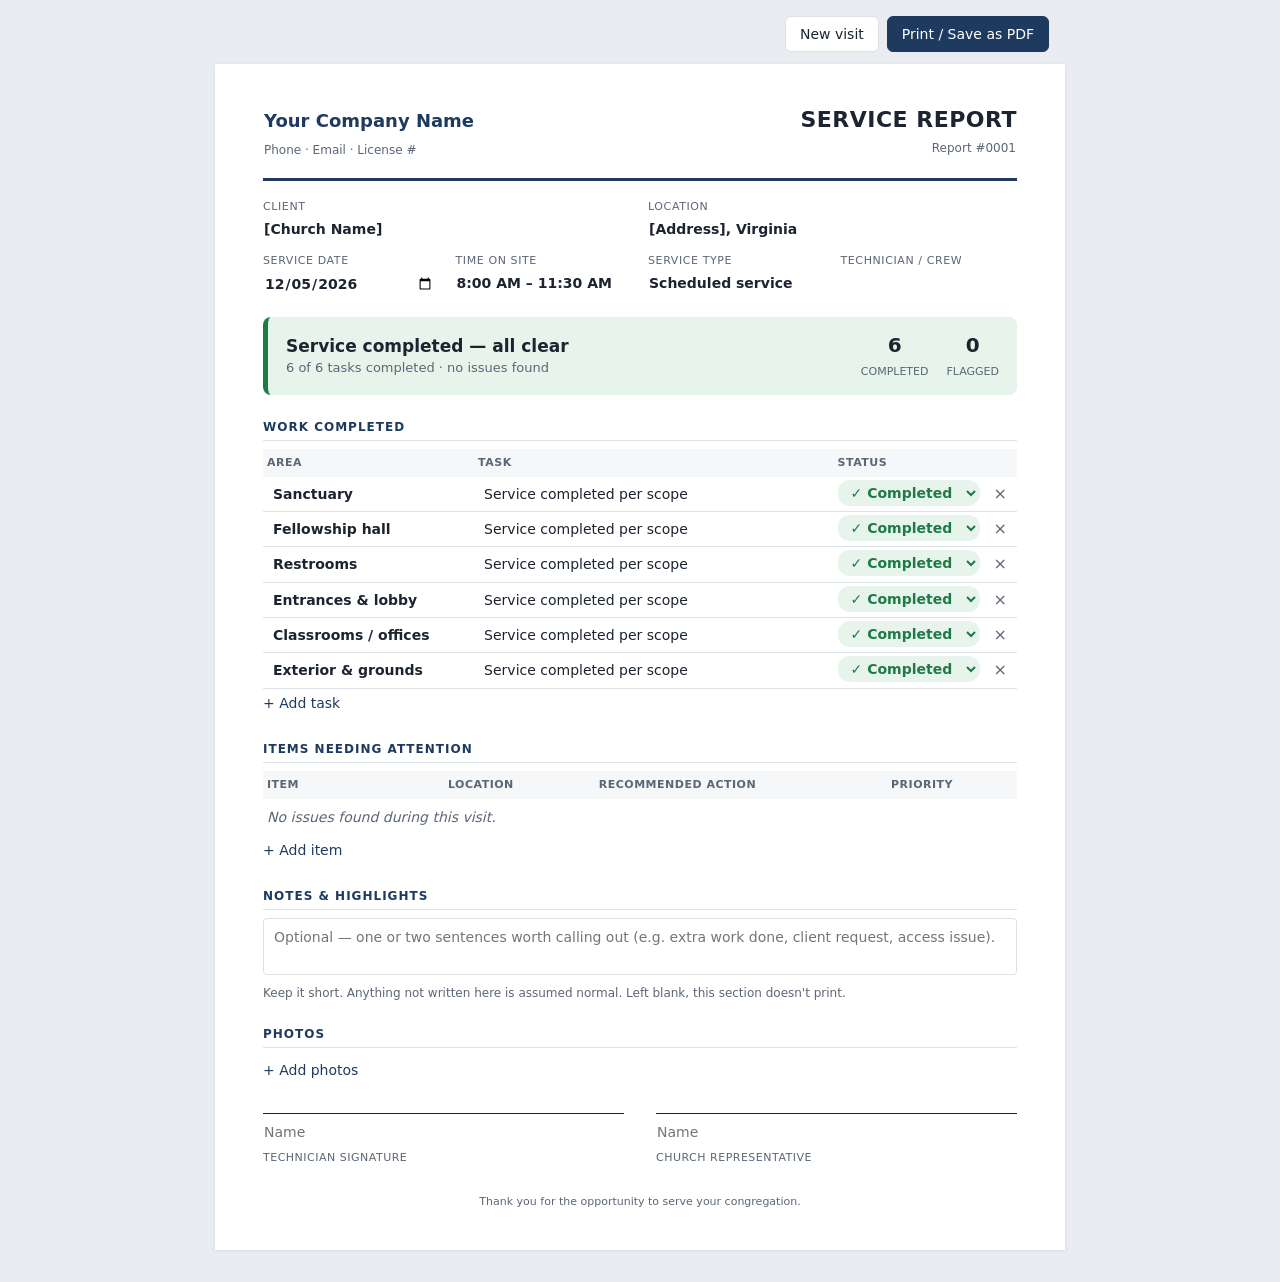
<file: reports/church-service-report.html>
<!DOCTYPE html>
<html lang="en">
<head>
<meta charset="UTF-8">
<meta name="viewport" content="width=device-width, initial-scale=1.0">
<title>Church Service Report</title>
<style>
  :root {
    --ink: #1c2430;
    --muted: #5b6676;
    --line: #dde2e8;
    --soft: #f5f7f9;
    --brand: #1f3a5f;
    --ok: #1e7a46;
    --ok-bg: #e7f4ec;
    --warn: #a15c00;
    --warn-bg: #fdf1e0;
    --bad: #b42318;
    --bad-bg: #fdecea;
  }
  * { box-sizing: border-box; }
  body {
    margin: 0;
    background: #e9ecf0;
    color: var(--ink);
    font: 14px/1.45 "Segoe UI", system-ui, -apple-system, Helvetica, Arial, sans-serif;
  }
  .toolbar {
    max-width: 850px;
    margin: 16px auto 0;
    padding: 0 16px;
    display: flex;
    gap: 8px;
    flex-wrap: wrap;
    justify-content: flex-end;
  }
  button {
    font: inherit;
    border: 1px solid var(--line);
    background: #fff;
    color: var(--ink);
    padding: 7px 14px;
    border-radius: 6px;
    cursor: pointer;
  }
  button.primary { background: var(--brand); border-color: var(--brand); color: #fff; }
  button.link { border: none; background: none; color: var(--brand); padding: 4px 0; }
  button.x { border: none; background: none; color: var(--muted); padding: 2px 6px; font-size: 16px; }

  .page {
    max-width: 850px;
    margin: 12px auto 32px;
    background: #fff;
    padding: 40px 48px;
    box-shadow: 0 1px 4px rgba(0,0,0,.08);
  }
  @media (max-width: 640px) { .page { padding: 24px 16px; } }

  input, select, textarea {
    font: inherit;
    color: inherit;
    border: 1px solid transparent;
    border-radius: 4px;
    background: transparent;
    padding: 3px 5px;
    width: 100%;
  }
  input:hover, textarea:hover, select:hover { border-color: var(--line); }
  input:focus, textarea:focus, select:focus { outline: none; border-color: var(--brand); background: #fff; }
  textarea { resize: none; overflow: hidden; }

  /* Header */
  header {
    display: flex;
    justify-content: space-between;
    align-items: flex-start;
    gap: 24px;
    border-bottom: 3px solid var(--brand);
    padding-bottom: 14px;
  }
  .company input { font-weight: 700; font-size: 18px; color: var(--brand); padding-left: 0; }
  .company .sub input { font-size: 12px; font-weight: 400; color: var(--muted); }
  .doc-title { text-align: right; }
  .doc-title h1 { margin: 0; font-size: 22px; letter-spacing: .5px; }
  .doc-title input { text-align: right; color: var(--muted); font-size: 12px; padding-right: 0; }

  /* Info grid */
  .info {
    display: grid;
    grid-template-columns: repeat(4, 1fr);
    gap: 10px 16px;
    margin: 18px 0;
  }
  @media (max-width: 640px) { .info { grid-template-columns: 1fr 1fr; } }
  .info label { display: block; font-size: 11px; text-transform: uppercase; letter-spacing: .6px; color: var(--muted); }
  .info input { padding-left: 0; font-weight: 600; }
  .info .wide { grid-column: span 2; }

  /* Summary banner */
  .summary {
    display: flex;
    align-items: center;
    gap: 16px;
    padding: 14px 18px;
    border-radius: 8px;
    margin-bottom: 22px;
    background: var(--ok-bg);
    border-left: 5px solid var(--ok);
  }
  .summary.attention { background: var(--warn-bg); border-left-color: var(--warn); }
  .summary.urgent { background: var(--bad-bg); border-left-color: var(--bad); }
  .summary .headline { font-size: 17px; font-weight: 700; }
  .summary .detail { color: var(--muted); font-size: 13px; }
  .summary .stats { margin-left: auto; display: flex; gap: 18px; text-align: center; }
  .summary .stats b { display: block; font-size: 20px; }
  .summary .stats span { font-size: 11px; color: var(--muted); text-transform: uppercase; }
  @media (max-width: 640px) { .summary { flex-wrap: wrap; } .summary .stats { margin-left: 0; } }

  h2 {
    font-size: 12px;
    text-transform: uppercase;
    letter-spacing: 1px;
    color: var(--brand);
    margin: 24px 0 8px;
    padding-bottom: 4px;
    border-bottom: 1px solid var(--line);
  }

  table { width: 100%; border-collapse: collapse; }
  th {
    text-align: left;
    font-size: 11px;
    text-transform: uppercase;
    letter-spacing: .5px;
    color: var(--muted);
    font-weight: 600;
    padding: 6px 4px;
    background: var(--soft);
  }
  td { padding: 3px 4px; border-bottom: 1px solid var(--line); vertical-align: top; }
  td.area input { font-weight: 600; }
  .col-status { width: 150px; }
  .col-x { width: 30px; }

  select.status { font-weight: 600; border-radius: 12px; padding: 3px 8px; }
  select.status.done { color: var(--ok); background: var(--ok-bg); }
  select.status.attn { color: var(--warn); background: var(--warn-bg); }
  select.status.notdone { color: var(--bad); background: var(--bad-bg); }
  select.status.na { color: var(--muted); background: var(--soft); }

  select.priority { font-weight: 600; }
  select.priority.High { color: var(--bad); }
  select.priority.Medium { color: var(--warn); }
  select.priority.Low { color: var(--muted); }

  .empty { color: var(--muted); font-style: italic; padding: 8px 4px; }

  .notes textarea { border: 1px solid var(--line); min-height: 56px; padding: 8px 10px; }
  .hint { font-size: 12px; color: var(--muted); margin: 4px 0 0; }

  .photos { display: grid; grid-template-columns: repeat(3, 1fr); gap: 10px; }
  @media (max-width: 640px) { .photos { grid-template-columns: 1fr 1fr; } }
  .photo { position: relative; border: 1px solid var(--line); border-radius: 6px; overflow: hidden; }
  .photo img { display: block; width: 100%; height: 150px; object-fit: cover; }
  .photo input { font-size: 12px; border-top: 1px solid var(--line); border-radius: 0; }
  .photo .x { position: absolute; top: 4px; right: 4px; background: rgba(255,255,255,.85); border-radius: 50%; }

  .signoff { display: grid; grid-template-columns: 1fr 1fr; gap: 32px; margin-top: 28px; }
  .sig { border-top: 1px solid var(--ink); padding-top: 4px; }
  .sig input { padding-left: 0; }
  .sig label { font-size: 11px; color: var(--muted); text-transform: uppercase; letter-spacing: .5px; }

  footer { margin-top: 28px; font-size: 11px; color: var(--muted); text-align: center; }

  /* Print: hide editing chrome, keep the document clean */
  @media print {
    @page { size: letter; margin: 0.5in; }
    body { background: #fff; }
    .toolbar, .no-print, .col-x, td.col-x { display: none !important; }
    .page { box-shadow: none; margin: 0; padding: 0; max-width: none; }
    input, select, textarea { border-color: transparent !important; appearance: none; -webkit-appearance: none; }
    input::-webkit-calendar-picker-indicator { display: none; }
    ::placeholder { color: transparent; }
    .notes textarea { border: none; padding: 0; min-height: 0; }
    .summary, select.status, th { -webkit-print-color-adjust: exact; print-color-adjust: exact; }
    tr, .photo { break-inside: avoid; }
    .print-hide-empty.is-empty { display: none; }
  }
</style>
</head>
<body>

<div class="toolbar">
  <button onclick="newReport()" title="Keep the company, church and task list; clear this visit's results">New visit</button>
  <button onclick="window.print()" class="primary">Print / Save as PDF</button>
</div>

<div class="page" id="report">

  <header>
    <div class="company">
      <input data-k="company" value="Your Company Name" aria-label="Company name">
      <div class="sub"><input data-k="companySub" value="Phone · Email · License #" aria-label="Company contact"></div>
    </div>
    <div class="doc-title">
      <h1>SERVICE REPORT</h1>
      <input data-k="reportNo" value="Report #0001" aria-label="Report number">
    </div>
  </header>

  <div class="info">
    <div class="wide"><label>Client</label><input data-k="client" value="[Church Name]"></div>
    <div class="wide"><label>Location</label><input data-k="location" value="[Address], Virginia"></div>
    <div><label>Service date</label><input data-k="date" type="date"></div>
    <div><label>Time on site</label><input data-k="time" value="8:00 AM – 11:30 AM"></div>
    <div><label>Service type</label><input data-k="serviceType" value="Scheduled service"></div>
    <div><label>Technician / crew</label><input data-k="tech" value=""></div>
  </div>

  <!-- Auto-generated: the one line a busy reader needs -->
  <div class="summary" id="summary">
    <div>
      <div class="headline" id="sumHead"></div>
      <div class="detail" id="sumDetail"></div>
    </div>
    <div class="stats">
      <div><b id="statDone">0</b><span>Completed</span></div>
      <div><b id="statAttn">0</b><span>Flagged</span></div>
    </div>
  </div>

  <h2>Work Completed</h2>
  <table>
    <thead>
      <tr><th style="width:28%">Area</th><th>Task</th><th class="col-status">Status</th><th class="col-x"></th></tr>
    </thead>
    <tbody id="tasks"></tbody>
  </table>
  <button class="link no-print" onclick="addTask()">+ Add task</button>

  <div class="print-hide-empty" id="issuesSection">
    <h2>Items Needing Attention</h2>
    <table>
      <thead>
        <tr><th style="width:24%">Item</th><th style="width:20%">Location</th><th>Recommended action</th><th style="width:100px">Priority</th><th class="col-x"></th></tr>
      </thead>
      <tbody id="issues"></tbody>
    </table>
    <div class="empty" id="noIssues">No issues found during this visit.</div>
    <button class="link no-print" onclick="addIssue()">+ Add item</button>
  </div>

  <div class="notes print-hide-empty" id="notesSection">
    <h2>Notes &amp; Highlights</h2>
    <textarea data-k="notes" maxlength="400" rows="2" placeholder="Optional — one or two sentences worth calling out (e.g. extra work done, client request, access issue)."></textarea>
    <p class="hint no-print">Keep it short. Anything not written here is assumed normal. Left blank, this section doesn't print.</p>
  </div>

  <div class="print-hide-empty" id="photosSection">
    <h2>Photos</h2>
    <div class="photos" id="photos"></div>
    <label class="no-print"><button class="link" onclick="document.getElementById('photoInput').click()">+ Add photos</button></label>
    <input type="file" id="photoInput" accept="image/*" multiple hidden>
  </div>

  <div class="signoff">
    <div class="sig"><input data-k="techSign" placeholder="Name"><label>Technician signature</label></div>
    <div class="sig"><input data-k="clientSign" placeholder="Name"><label>Church representative</label></div>
  </div>

  <footer>Thank you for the opportunity to serve your congregation.</footer>
</div>

<script>
const STORE = 'churchServiceReport.v1';
const STATUS = [
  ['done', '✓ Completed'],
  ['attn', '⚠ Needs attention'],
  ['notdone', '✕ Not completed'],
  ['na', '— N/A'],
];
const DEFAULT_TASKS = [
  ['Sanctuary', 'Service completed per scope'],
  ['Fellowship hall', 'Service completed per scope'],
  ['Restrooms', 'Service completed per scope'],
  ['Entrances & lobby', 'Service completed per scope'],
  ['Classrooms / offices', 'Service completed per scope'],
  ['Exterior & grounds', 'Service completed per scope'],
];

let state = load() || {
  fields: {},
  tasks: DEFAULT_TASKS.map(([area, task]) => ({ area, task, status: 'done' })),
  issues: [],
  photos: [],
};

function load() { try { return JSON.parse(localStorage.getItem(STORE)); } catch (e) { return null; } }
function save() { try { localStorage.setItem(STORE, JSON.stringify(state)); } catch (e) { /* storage unavailable or full: report still works */ } }
function esc(s) { return String(s ?? '').replace(/[&<>"]/g, c => ({ '&': '&amp;', '<': '&lt;', '>': '&gt;', '"': '&quot;' }[c])); }
function autosize(t) { t.style.height = 'auto'; t.style.height = t.scrollHeight + 'px'; }

/* ---- Simple fields ---- */
document.querySelectorAll('[data-k]').forEach(el => {
  const k = el.dataset.k;
  if (state.fields[k] !== undefined) el.value = state.fields[k];
  else if (k === 'date') el.value = new Date().toISOString().slice(0, 10);
  el.addEventListener('input', () => {
    state.fields[k] = el.value;
    if (el.tagName === 'TEXTAREA') autosize(el);
    save(); refresh();
  });
});

/* ---- Tasks ---- */
function renderTasks() {
  document.getElementById('tasks').innerHTML = state.tasks.map((t, i) => `
    <tr>
      <td class="area"><input value="${esc(t.area)}" oninput="state.tasks[${i}].area=this.value;save()"></td>
      <td><input value="${esc(t.task)}" oninput="state.tasks[${i}].task=this.value;save()"></td>
      <td class="col-status"><select class="status ${t.status}" onchange="setStatus(${i}, this.value)">
        ${STATUS.map(([v, l]) => `<option value="${v}" ${v === t.status ? 'selected' : ''}>${l}</option>`).join('')}
      </select></td>
      <td class="col-x"><button class="x" title="Remove" onclick="state.tasks.splice(${i},1);save();renderTasks();refresh()">×</button></td>
    </tr>`).join('');
}
function setStatus(i, v) {
  const t = state.tasks[i];
  t.status = v;
  // Flagging a task adds a matching line under "Items needing attention" so the detail lives in one place
  if ((v === 'attn' || v === 'notdone') && !state.issues.some(x => x.fromTask === i)) {
    state.issues.push({ item: t.task, location: t.area, action: '', priority: v === 'notdone' ? 'High' : 'Medium', fromTask: i });
    renderIssues();
  }
  save(); renderTasks(); refresh();
}
function addTask() { state.tasks.push({ area: '', task: '', status: 'done' }); save(); renderTasks(); refresh(); }

/* ---- Issues ---- */
function renderIssues() {
  document.getElementById('issues').innerHTML = state.issues.map((x, i) => `
    <tr>
      <td><input value="${esc(x.item)}" placeholder="What" oninput="state.issues[${i}].item=this.value;save()"></td>
      <td><input value="${esc(x.location)}" placeholder="Where" oninput="state.issues[${i}].location=this.value;save()"></td>
      <td><input value="${esc(x.action)}" placeholder="What should happen next" oninput="state.issues[${i}].action=this.value;save()"></td>
      <td><select class="priority ${x.priority}" onchange="state.issues[${i}].priority=this.value;this.className='priority '+this.value;save();refresh()">
        ${['High', 'Medium', 'Low'].map(p => `<option ${p === x.priority ? 'selected' : ''}>${p}</option>`).join('')}
      </select></td>
      <td class="col-x"><button class="x" title="Remove" onclick="state.issues.splice(${i},1);save();renderIssues();refresh()">×</button></td>
    </tr>`).join('');
  document.getElementById('noIssues').style.display = state.issues.length ? 'none' : '';
}
function addIssue() { state.issues.push({ item: '', location: '', action: '', priority: 'Medium' }); save(); renderIssues(); refresh(); }

/* ---- Photos (kept small so they fit in browser storage) ---- */
function renderPhotos() {
  document.getElementById('photos').innerHTML = state.photos.map((p, i) => `
    <div class="photo">
      <img src="${p.src}" alt="">
      <input value="${esc(p.caption)}" placeholder="Caption" oninput="state.photos[${i}].caption=this.value;save()">
      <button class="x no-print" title="Remove" onclick="state.photos.splice(${i},1);save();renderPhotos();refresh()">×</button>
    </div>`).join('');
}
document.getElementById('photoInput').addEventListener('change', e => {
  [...e.target.files].forEach(file => {
    const img = new Image();
    img.onload = () => {
      const scale = Math.min(1, 900 / Math.max(img.width, img.height));
      const c = document.createElement('canvas');
      c.width = img.width * scale; c.height = img.height * scale;
      c.getContext('2d').drawImage(img, 0, 0, c.width, c.height);
      state.photos.push({ src: c.toDataURL('image/jpeg', 0.75), caption: '' });
      URL.revokeObjectURL(img.src);
      save(); renderPhotos(); refresh();
    };
    img.src = URL.createObjectURL(file);
  });
  e.target.value = '';
});

/* ---- Summary banner ---- */
function refresh() {
  const counted = state.tasks.filter(t => t.status !== 'na');
  const done = counted.filter(t => t.status === 'done').length;
  const notDone = counted.filter(t => t.status === 'notdone').length;
  const high = state.issues.filter(x => x.priority === 'High').length;
  const flagged = state.issues.length;

  const box = document.getElementById('summary');
  box.className = 'summary' + (high || notDone ? ' urgent' : flagged ? ' attention' : '');
  document.getElementById('sumHead').textContent =
    high || notDone ? 'Service performed — action required'
    : flagged ? 'Service completed — items noted for follow-up'
    : 'Service completed — all clear';
  document.getElementById('sumDetail').textContent =
    `${done} of ${counted.length} tasks completed` +
    (flagged ? ` · ${flagged} item${flagged > 1 ? 's' : ''} need${flagged > 1 ? '' : 's'} attention` + (high ? ` (${high} high priority)` : '') : ' · no issues found');
  document.getElementById('statDone').textContent = done;
  document.getElementById('statAttn').textContent = flagged;

  // Optional sections drop out of the printed copy when empty, keeping the report short
  document.getElementById('notesSection').classList.toggle('is-empty', !(state.fields.notes || '').trim());
  document.getElementById('photosSection').classList.toggle('is-empty', !state.photos.length);
}

/* ---- New visit: keep the template, clear the results ---- */
function newReport() {
  if (!confirm('Start a new visit? Task statuses, issues, notes, photos and signatures will be cleared. Company, church and task list stay.')) return;
  state.tasks.forEach(t => t.status = 'done');
  state.issues = []; state.photos = [];
  ['notes', 'techSign', 'clientSign'].forEach(k => delete state.fields[k]);
  state.fields.date = new Date().toISOString().slice(0, 10);
  const m = (state.fields.reportNo || 'Report #0000').match(/(\d+)(?!.*\d)/);
  if (m) state.fields.reportNo = (state.fields.reportNo || 'Report #0000').replace(/(\d+)(?!.*\d)/, String(+m[1] + 1).padStart(m[1].length, '0'));
  save(); location.reload();
}

renderTasks(); renderIssues(); renderPhotos(); refresh();
document.querySelectorAll('textarea').forEach(autosize);
</script>
</body>
</html>
</file>
